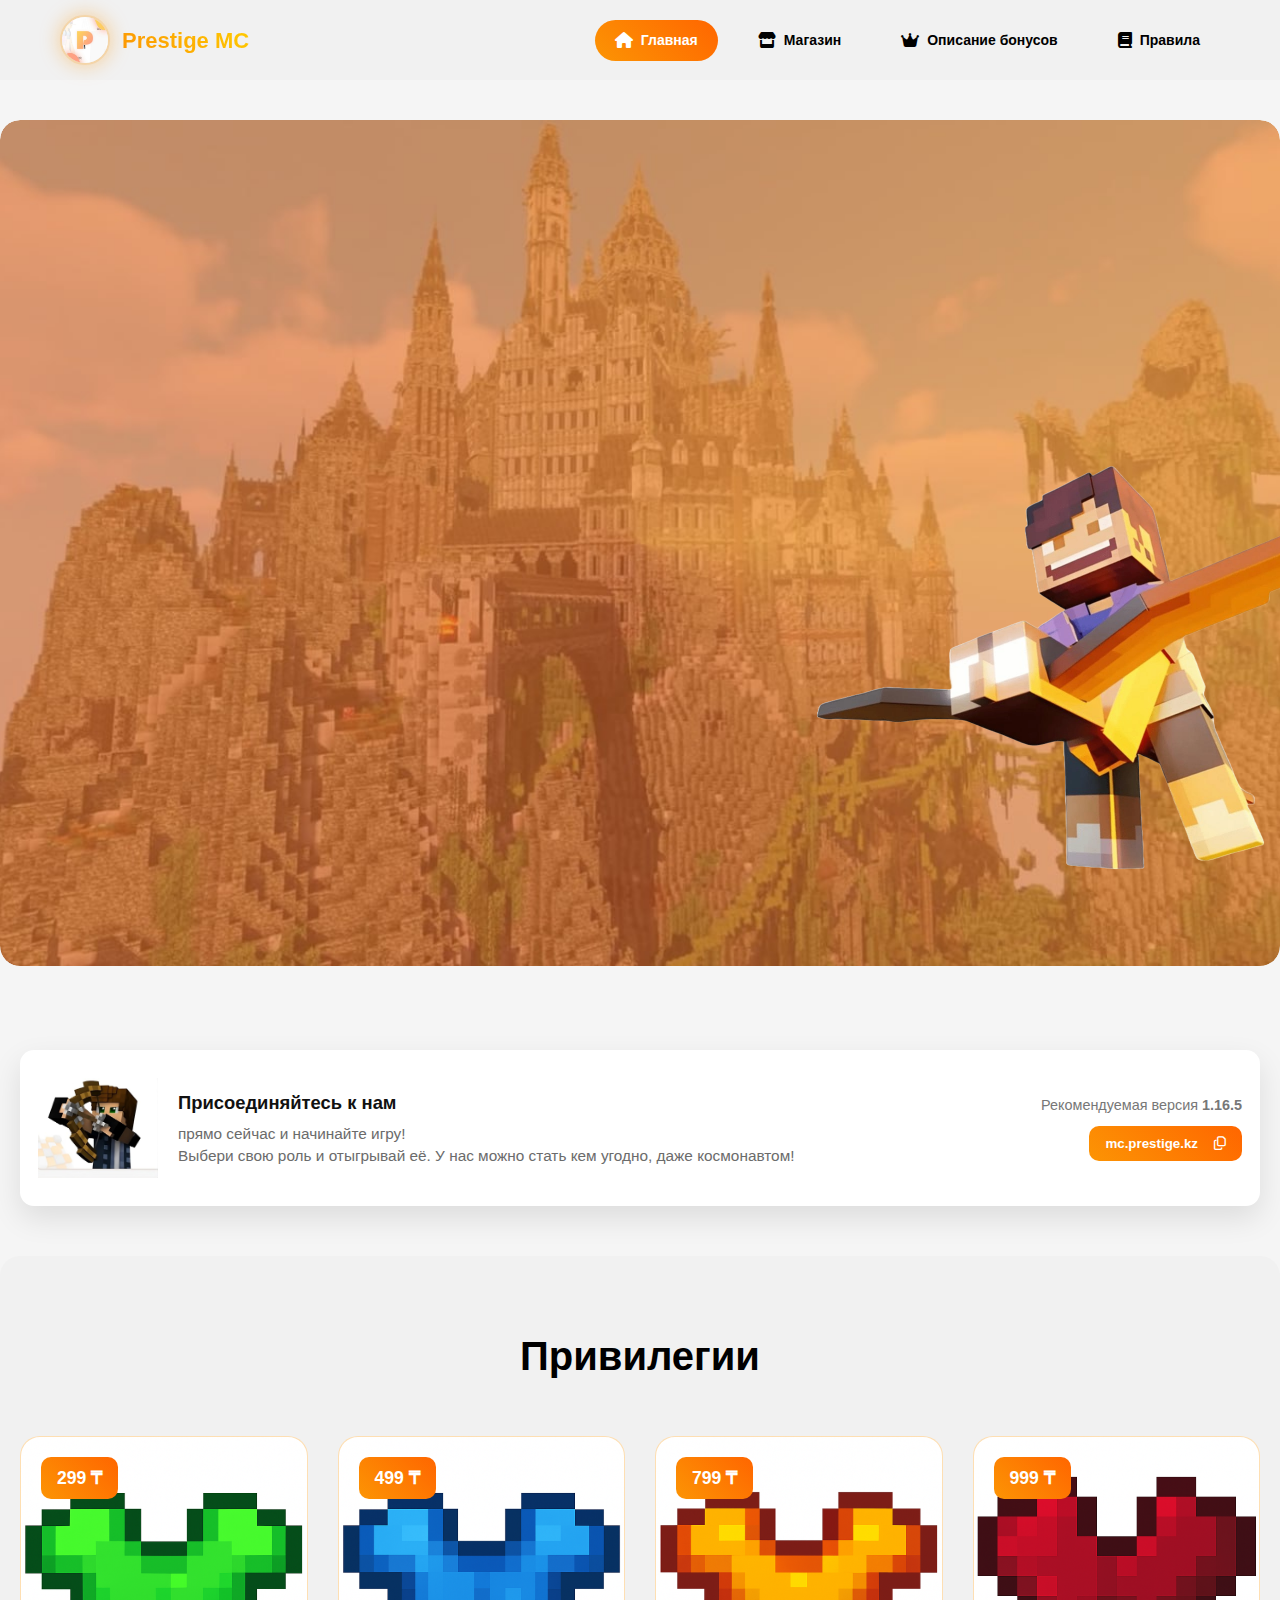
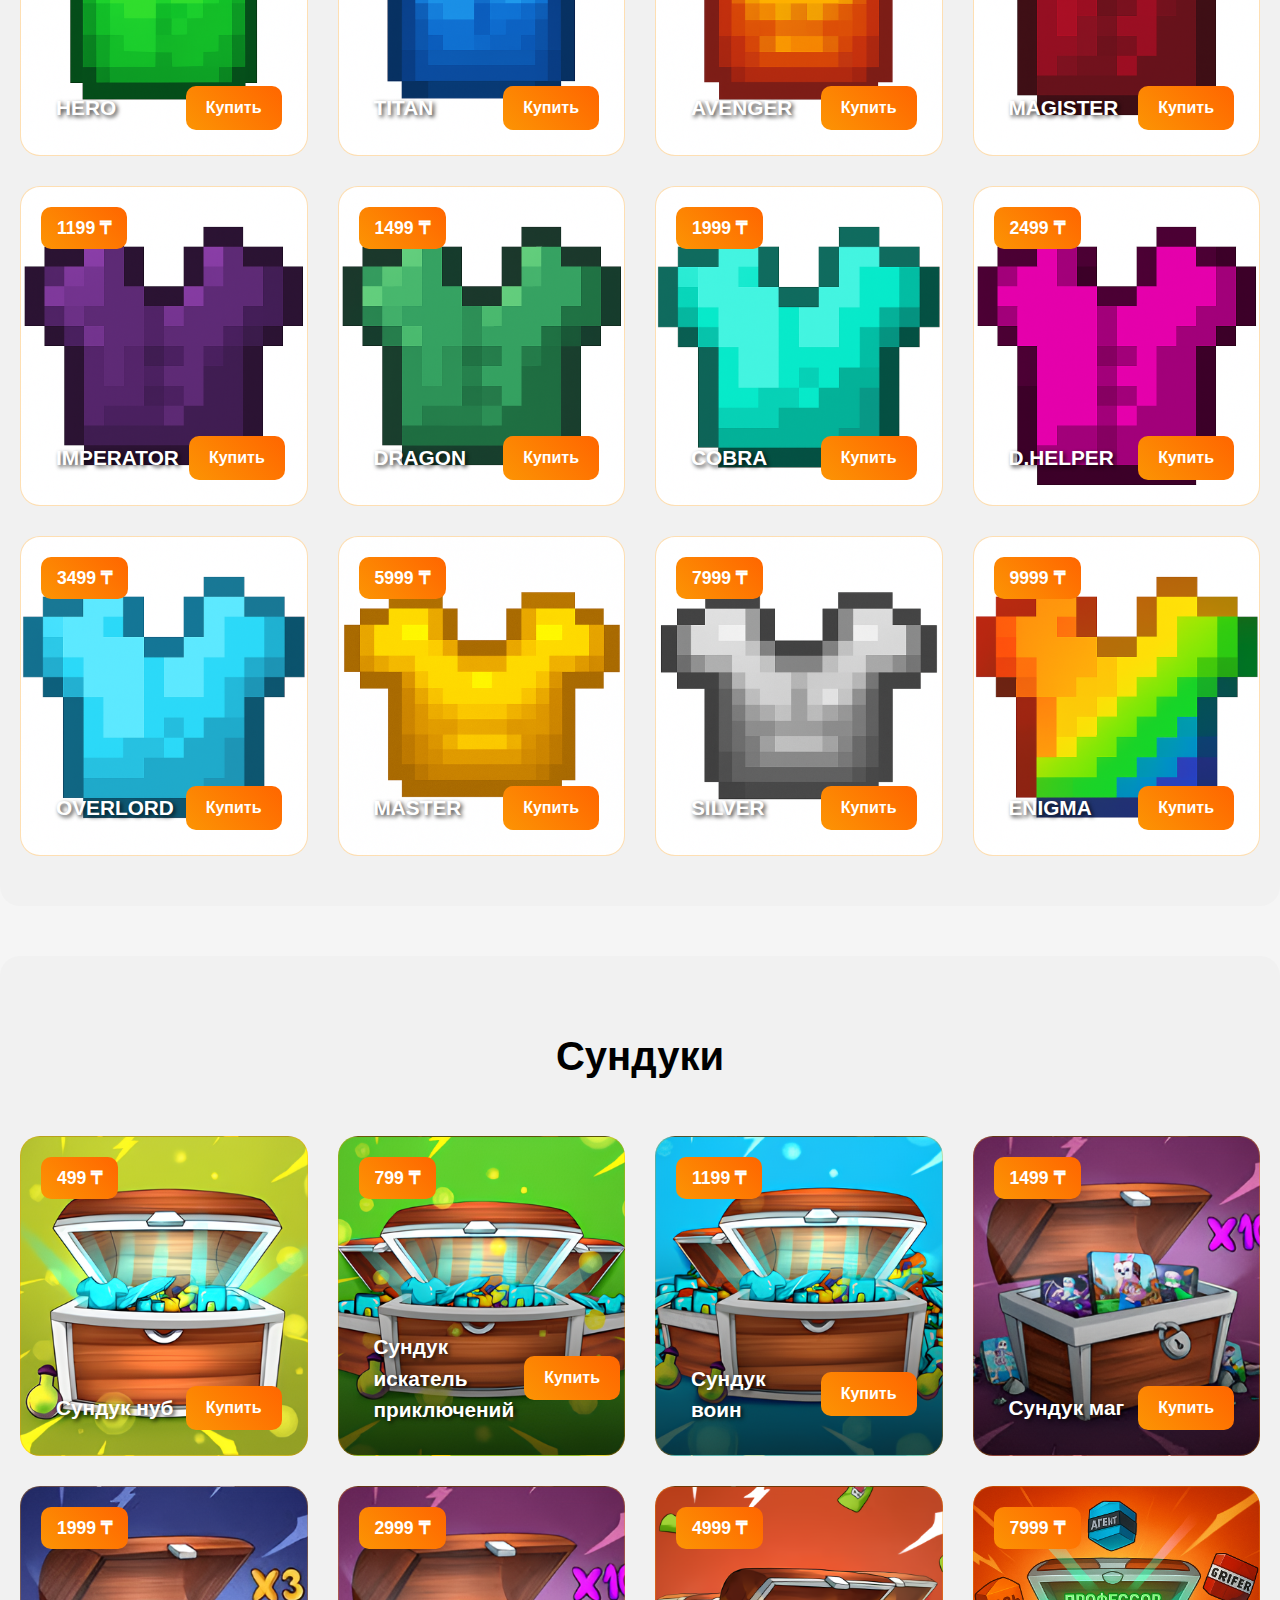
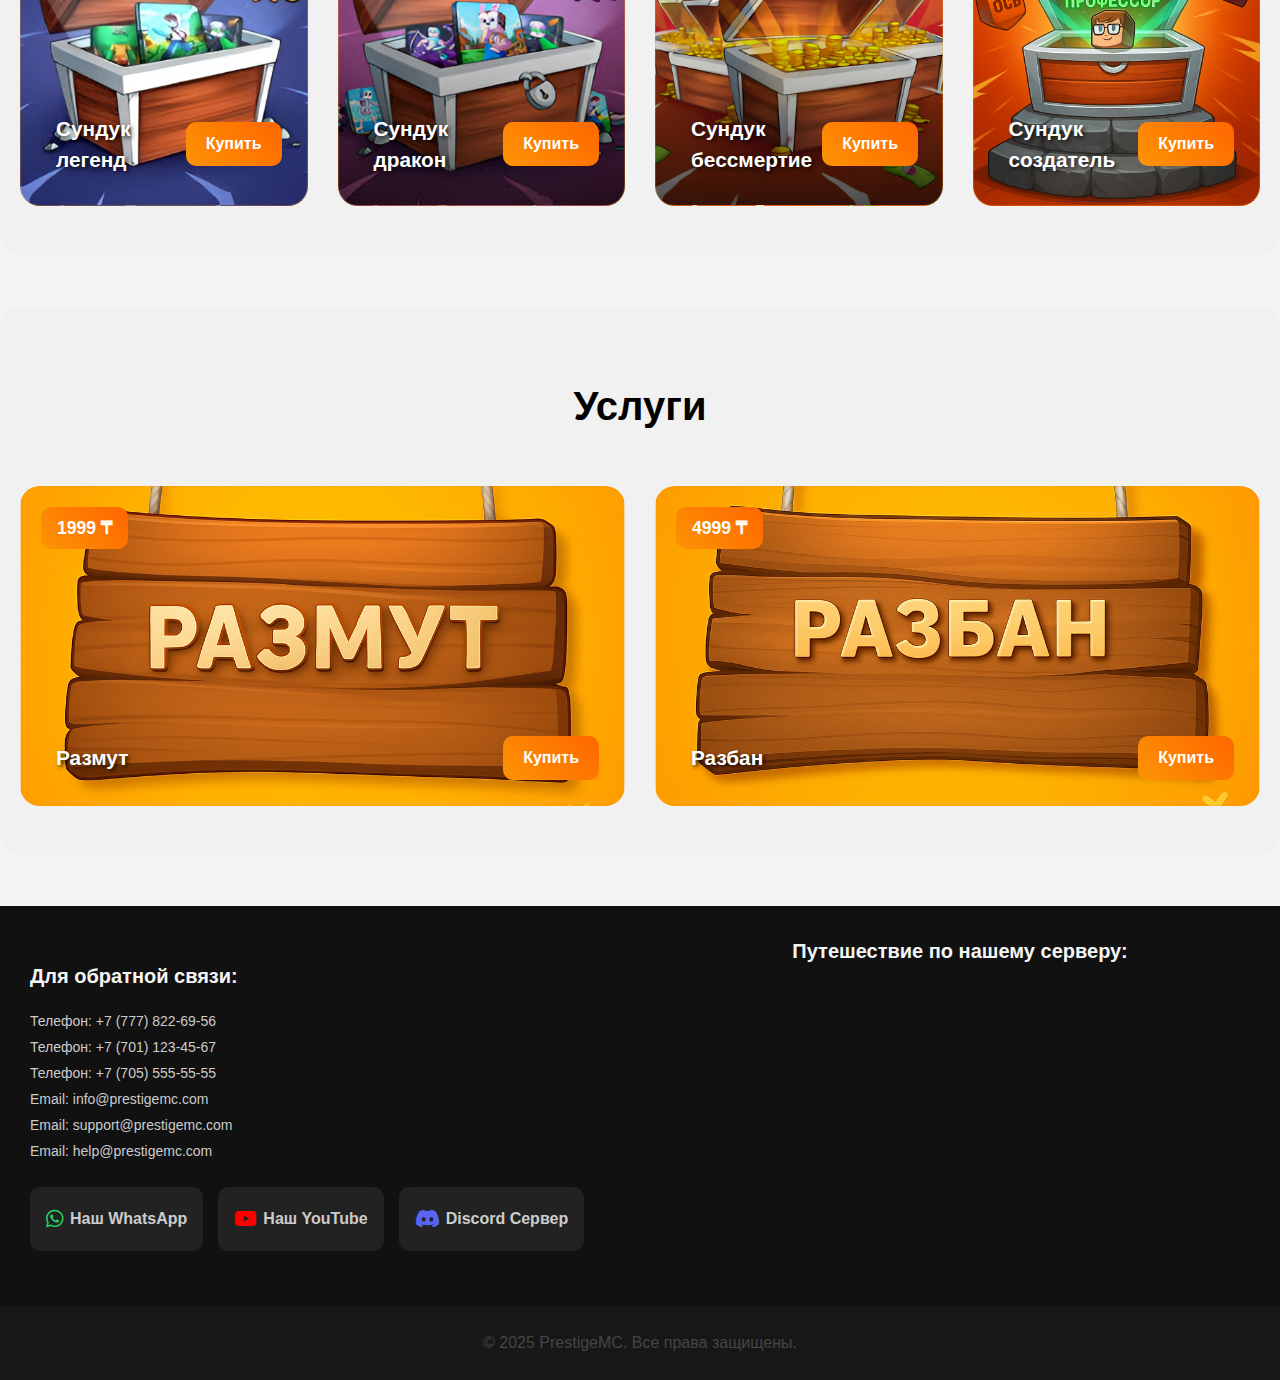
<file: index.html>
<!DOCTYPE html>
<html lang="ru">
<head>
  <meta charset="UTF-8">
  <meta name="viewport" content="width=device-width, initial-scale=1.0">
  <meta name="description" content="Сайт о Minecraft сервере PrestigeMC">
  <title>Prestige MC - Эпоха великих приключений</title>
  <link rel="icon" href="/image's/logotype-round.jpg" type="image/png">
  <link rel="stylesheet" href="style.css">
  <link rel="stylesheet" href="https://cdnjs.cloudflare.com/ajax/libs/font-awesome/6.5.1/css/all.min.css">
  <link href="https://fonts.googleapis.com/css2?family=Montserrat:wght@400;600;700;800&display=swap" rel="stylesheet">
</head>
<body>
  <header>
    <div class="header-wrapper">
      <a href="index.html" class="logotype">
        <img src="logotype.jpg" class="logo-img" alt="Prestige MC">
        <span class="logo-text">Prestige MC</span>
      </a>
      
      <button class="menu-toggle" id="menuToggle">
        <span></span>
        <span></span>
        <span></span>
      </button>
      
      <nav>
        <ul class="nav-list" id="navList">
          <li>  
            <a href="index.html" class="nav-link privileges">
              <i class="fa-solid fa-house nav-icon"></i>
              Главная
            </a>
          </li>
          <li>
            <a href="index.html#store" class="nav-link">
              <i class="fa-solid fa-store nav-icon"></i>
              Магазин
            </a>
          </li>
          <li>
            <a href="description.html" class="nav-link">
              <i class="fa-solid fa-crown nav-icon"></i>
              Описание бонусов
            </a>
          </li>
          <li>
            <a href="rules.html" class="nav-link">
              <i class="fa-solid fa-book nav-icon"></i>
              Правила
            </a>
          </li>
        </ul>
      </nav>
    </div>
  </header>

  <main>
<section class="hero">
  <div class="hero-bg">
    <img src="headphoto.png" alt="Фон Prestige MC">
    <img src="flying.png" alt="Доп. изображение" class="hero-inner">
  </div>
  <div class="hero-content">
    <h1 class="hero-1">PRESTIGE MC</h1>
    <h1 class="hero-2">ЭПОХА ВЕЛИКИХ ПРИКЛЮЧЕНИЙ</h1>
    <h2 class="hero-3">Путешествуй по мирам без границ</h2>
    <h2 class="hero-4">Найди друзей. Построй империю.</h2>
    <a href="https://youtube.com/shorts/3k-AuWHfguQ?si=IlRY_XrUS8KlItbW" class="cta-button">
      Начать приключение <i class="fa-solid fa-arrow-right"></i>
    </a>
  </div>
  
</section>


<section class="join-cta container" aria-label="Присоединяйтесь">
  <div class="join-card">
    <div class="join-media">
      <img src="archer.jpg" alt="Арчер" class="join-img">
    </div>

    <div class="join-body">
      <h3 class="join-title">Присоединяйтесь к нам</h3>
      <p class="join-sub">
        прямо сейчас и начинайте игру!<br>
        Выбери свою роль и отыгрывай её. У нас можно стать кем угодно, даже космонавтом!
      </p>
    </div>

    <div class="join-side">
      <div class="join-meta">Рекомендуемая версия <strong>1.16.5</strong></div>
      <button class="server-ip-btn primary"
              data-ip="mc.prestige.kz"
              aria-label="Копировать IP">
        mc.prestige.kz
        <i class="fa-regular fa-copy" aria-hidden="true" style="margin-left:8px"></i>
      </button>

      <span id="copy-msg" style="display:none; margin-left:10px; color:green;">Скопировано!</span>
    </div>
  </div>
</section>

<section id="store" class="store">
  <h2 class="store-title">Привилегии</h2>

  <div class="store-items">
    <div class="card" style="background:url('11.png') center/cover">
      <div class="card-price">299</div>
      <div class="card-bottom">
        <div class="card-name">HERO</div>
        <a href="#" class="buy-btn" data-item="HERO" data-price="299">Купить</a>
      </div>
    </div>

    <div class="card" style="background:url('12.png') center/cover">
      <div class="card-price">499</div>
      <div class="card-bottom">
        <div class="card-name">TITAN</div>
        <a href="#" class="buy-btn" data-item="TITAN" data-price="499">Купить</a>
      </div>
    </div>

    <div class="card" style="background:url('13.png') center/cover">
      <div class="card-price">799</div>
      <div class="card-bottom">
        <div class="card-name">AVENGER</div>
        <a href="#" class="buy-btn" data-item="AVENGER" data-price="799">Купить</a>
      </div>
    </div>

    <div class="card" style="background:url('14.png') center/cover">
      <div class="card-price">999</div>
      <div class="card-bottom">
        <div class="card-name">MAGISTER</div>
        <a href="#" class="buy-btn" data-item="MAGISTER" data-price="999">Купить</a>
      </div>
    </div>

    <div class="card" style="background:url('15.png') center/cover">
      <div class="card-price">1199</div>
      <div class="card-bottom">
        <div class="card-name">IMPERATOR</div>
        <a href="#" class="buy-btn" data-item="IMPERATOR" data-price="1199">Купить</a>
      </div>
    </div>

    <div class="card" style="background:url('16.png') center/cover">
      <div class="card-price">1499</div>
      <div class="card-bottom">
        <div class="card-name">DRAGON</div>
        <a href="#" class="buy-btn" data-item="DRAGON" data-price="1499">Купить</a>
      </div>
    </div>

    <div class="card" style="background:url('17.png') center/cover">
      <div class="card-price">1999</div>
      <div class="card-bottom">
        <div class="card-name">COBRA</div>
        <a href="#" class="buy-btn" data-item="COBRA" data-price="1999">Купить</a>
      </div>
    </div>

    <div class="card" style="background:url('18.png') center/cover">
      <div class="card-price">2499</div>
      <div class="card-bottom">
        <div class="card-name">D.HELPER</div>
        <a href="#" class="buy-btn" data-item="D.HELPER" data-price="2499">Купить</a>
      </div>
    </div>

    <div class="card" style="background:url('19.png') center/cover">
      <div class="card-price">3499</div>
      <div class="card-bottom">
        <div class="card-name">OVERLORD</div>
        <a href="#" class="buy-btn" data-item="OVERLORD" data-price="3499">Купить</a>
      </div>
    </div>

    <div class="card" style="background:url('20.png') center/cover">
      <div class="card-price">5999</div>
      <div class="card-bottom">
        <div class="card-name">MASTER</div>
        <a href="#" class="buy-btn" data-item="MASTER" data-price="5999">Купить</a>
      </div>
    </div>

    <div class="card" style="background:url('21.png') center/cover">
      <div class="card-price">7999</div>
      <div class="card-bottom">
        <div class="card-name">SILVER</div>
        <a href="#" class="buy-btn" data-item="SILVER" data-price="7999">Купить</a>
      </div>
    </div>

    <div class="card" style="background:url('22.png') center/cover">
      <div class="card-price">9999</div>
      <div class="card-bottom">
        <div class="card-name">ENIGMA</div>
        <a href="#" class="buy-btn" data-item="ENIGMA" data-price="9999">Купить</a>
      </div>
    </div>
  </div>
</section>

<section id="store" class="store">
  <h2 class="store-title">Сундуки</h2>

  <div class="store-items">
    <div class="card" style="background:url('1.png') center/cover">
      <div class="card-price">499</div>
      <div class="card-bottom">
        <div class="card-name">Сундук нуб</div>
        <a href="#" class="buy-btn" data-item="Сундук нуб" data-price="499">Купить</a>
      </div>
    </div>

    <div class="card" style="background:url('100.png') center/cover">
      <div class="card-price">799</div>
      <div class="card-bottom">
        <div class="card-name">Сундук искатель приключений</div>
        <a href="#" class="buy-btn" data-item="Сундук искатель приключений" data-price="799">Купить</a>
      </div>
    </div>

    <div class="card" style="background:url('3.png') center/cover">
      <div class="card-price">1199</div>
      <div class="card-bottom">
        <div class="card-name">Сундук воин</div>
        <a href="#" class="buy-btn" data-item="Сундук воин" data-price="1199">Купить</a>
      </div>
    </div>

    <div class="card" style="background:url('4.png') center/cover">
      <div class="card-price">1499</div>
      <div class="card-bottom">
        <div class="card-name">Сундук маг</div>
        <a href="#" class="buy-btn" data-item="Сундук маг" data-price="1499">Купить</a>
      </div>
    </div>

    <div class="card" style="background:url('5.png') center/cover">
      <div class="card-price">1999</div>
      <div class="card-bottom">
        <div class="card-name">Сундук легенд</div>
        <a href="#" class="buy-btn" data-item="Сундук легенд" data-price="1999">Купить</a>
      </div>
    </div>

    <div class="card" style="background:url('6.png') center/cover">
      <div class="card-price">2999</div>
      <div class="card-bottom">
        <div class="card-name">Сундук дракон</div>
        <a href="#" class="buy-btn" data-item="Сундук дракон" data-price="2999">Купить</a>
      </div>
    </div>

    <div class="card" style="background:url('7.png') center/cover">
      <div class="card-price">4999</div>
      <div class="card-bottom">
        <div class="card-name">Сундук бессмертие</div>
        <a href="#" class="buy-btn" data-item="Сундук бессмертие" data-price="4999">Купить</a>
      </div>
    </div>

    <div class="card" style="background:url('8.png') center/cover">
      <div class="card-price">7999</div>
      <div class="card-bottom">
        <div class="card-name">Сундук создатель</div>
        <a href="#" class="buy-btn" data-item="Сундук создатель" data-price="7999">Купить</a>
      </div>
    </div>
  </div>
</section>

<section id="store" class="store">
      <h2 class="store-title">Услуги</h2>
      <div class="store-items">
        <div class="card"
     style="
       background-image: url('razmute.png');
       background-position: center;
       background-size: cover;
       background-repeat: no-repeat;">
  <div class="card-price">1999</div>
  <div class="card-bottom">
    <div class="card-name">Размут</div>
    <a href="#" class="buy-btn" data-item="Размут" data-price="1999">Купить</a>
  </div>
</div>

       <div class="card"
     style="
       background-image: url('razban.png');
       background-position: center;
       background-size: cover;
       background-repeat: no-repeat;">
  <div class="card-price">4999</div>
  <div class="card-bottom">
    <div class="card-name">Разбан</div>
    <a href="#" class="buy-btn" data-item="Разбан" data-price="4999">Купить</a>
  </div>
</div>
        </div>
     </section>
  </main>

  <div id="buyModal" class="modal">
    <div class="modal-content">
      <span class="close">&times;</span>
      <h2 id="modalItemName">Название</h2>
      <p>Цена: <span id="modalItemPrice">0</span> ₸</p>

      <form id="paymentForm">
        <input type="text" placeholder="Номер карты" required>
        <input type="text" placeholder="CVC" required>
        <input type="text" placeholder="Срок действия (MM/YY)" required>
        <input type="text" placeholder="Имя владельца карты" required>
        <input type="text" placeholder="Ник для оплаты" required>
        <button type="submit" class="pay-btn">Оплатить</button>
      </form>
    </div>
  </div>

  <div id="successModal" class="modal success-modal">
    <div class="modal-content">
      <div class="success-icon">
        <i class="fa-solid fa-check"></i>
      </div>
      <h2>Покупка успешна!</h2>
      <div class="success-details">
        <p class="success-item">Привилегия: <span id="successItemName">HERO</span></p>
        <p class="success-price">Цена: <span id="successItemPrice">299</span> ₸</p>
      </div>
      <p class="success-message">🎯 Миссия выполнена!
Заказ успешно обработан. Все бонусы будут отправлены на ваш аккаунт.</p>
      <button class="success-close-btn">Отлично!</button>
    </div>
  </div>

<footer>
  <div class="site-footer">
    <div class="footer-left">
      <h3>Для обратной связи:</h3>
      <div class="contacts">
        <p>Телефон: +7 (777) 822-69-56</p>
        <p>Телефон: +7 (701) 123-45-67</p>
        <p>Телефон: +7 (705) 555-55-55</p>
        <p>Email: info@prestigemc.com</p>
        <p>Email: support@prestigemc.com</p>
        <p>Email: help@prestigemc.com</p>
      </div>

      <div class="footer-social">
        <a href="https://wa.me/+77778226956" class="social-card whatsapp">
          <i class="fa-brands fa-whatsapp"></i>
          <span>Наш WhatsApp</span>
        </a>
        <a href="https://youtube.com" class="social-card youtube">
          <i class="fa-brands fa-youtube"></i>
          <span>Наш YouTube</span>
        </a>
        <a href="https://discord.com" class="social-card discord">
          <i class="fa-brands fa-discord"></i>
          <span>Discord Сервер</span>
        </a>
      </div>
    </div>

    <div class="footer-right">
      <h3>Путешествие по нашему серверу:</h3>
      <div class="video-wrapper">
        <iframe 
          src="https://www.youtube.com/embed/u7kdVe8q5zs?autoplay=1&mute=1&loop=1&playlist=u7kdVe8q5zs&controls=0&showinfo=0&modestbranding=1&rel=0" 
          title="YouTube video" 
          frameborder="0" 
          allow="autoplay; encrypted-media" 
          allowfullscreen>
        </iframe>
      </div>
    </div>
  </div>

  <div class="footer-copy">
    © 2025 PrestigeMC. Все права защищены.
  </div>
</footer>


  <script src="script.js"></script>
</body>
</html>
</file>
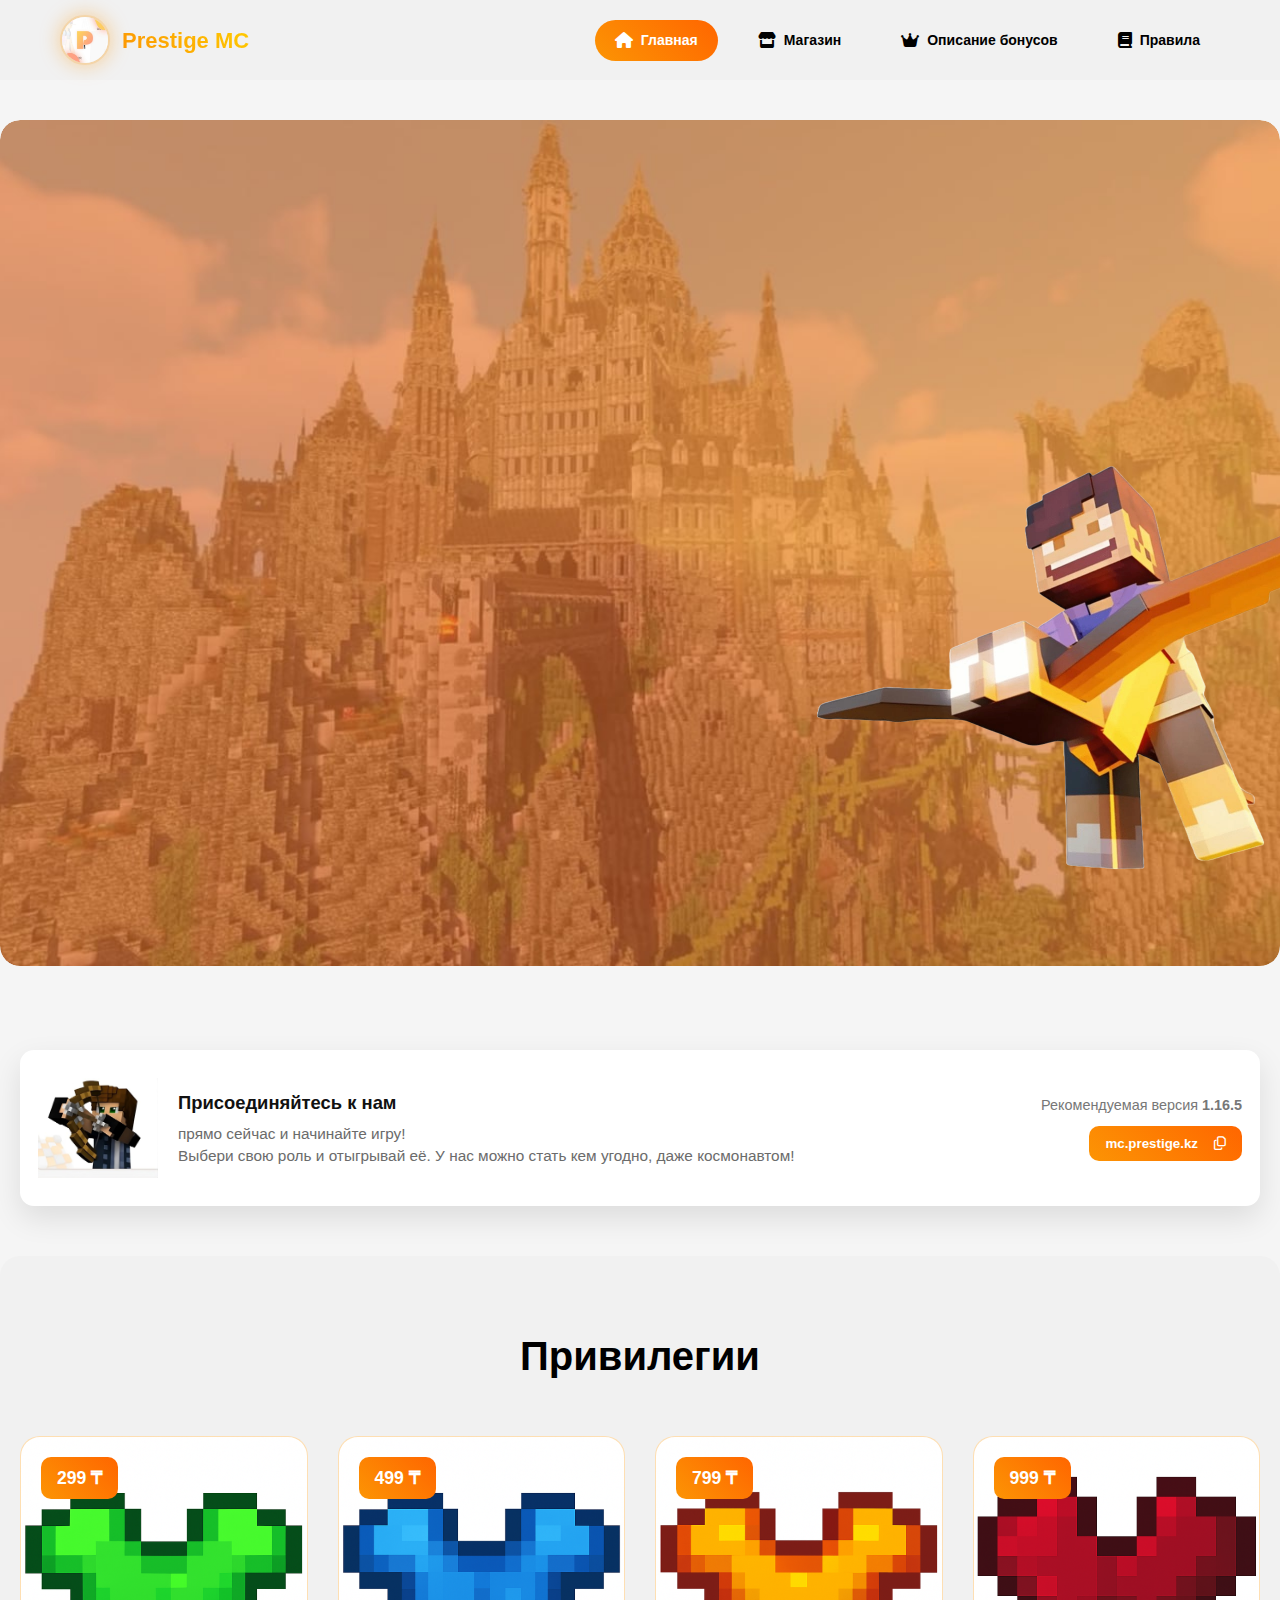
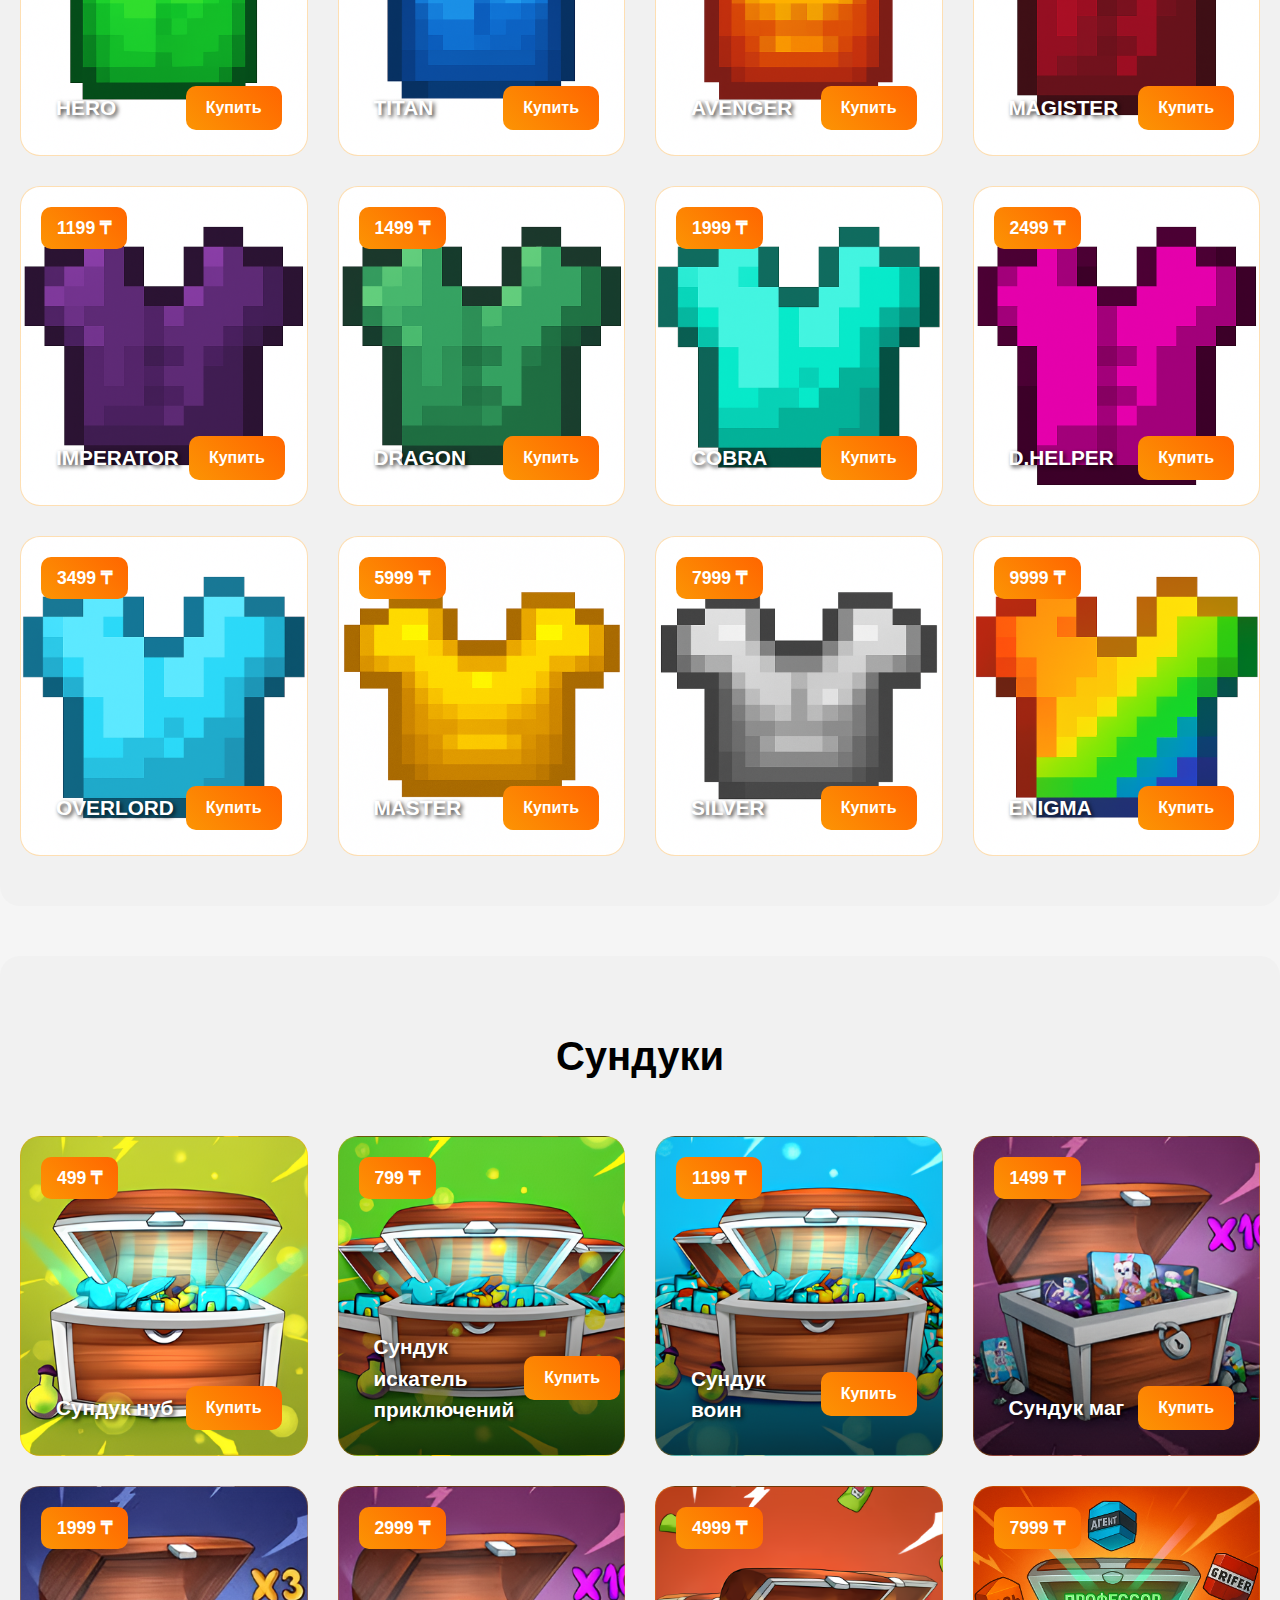
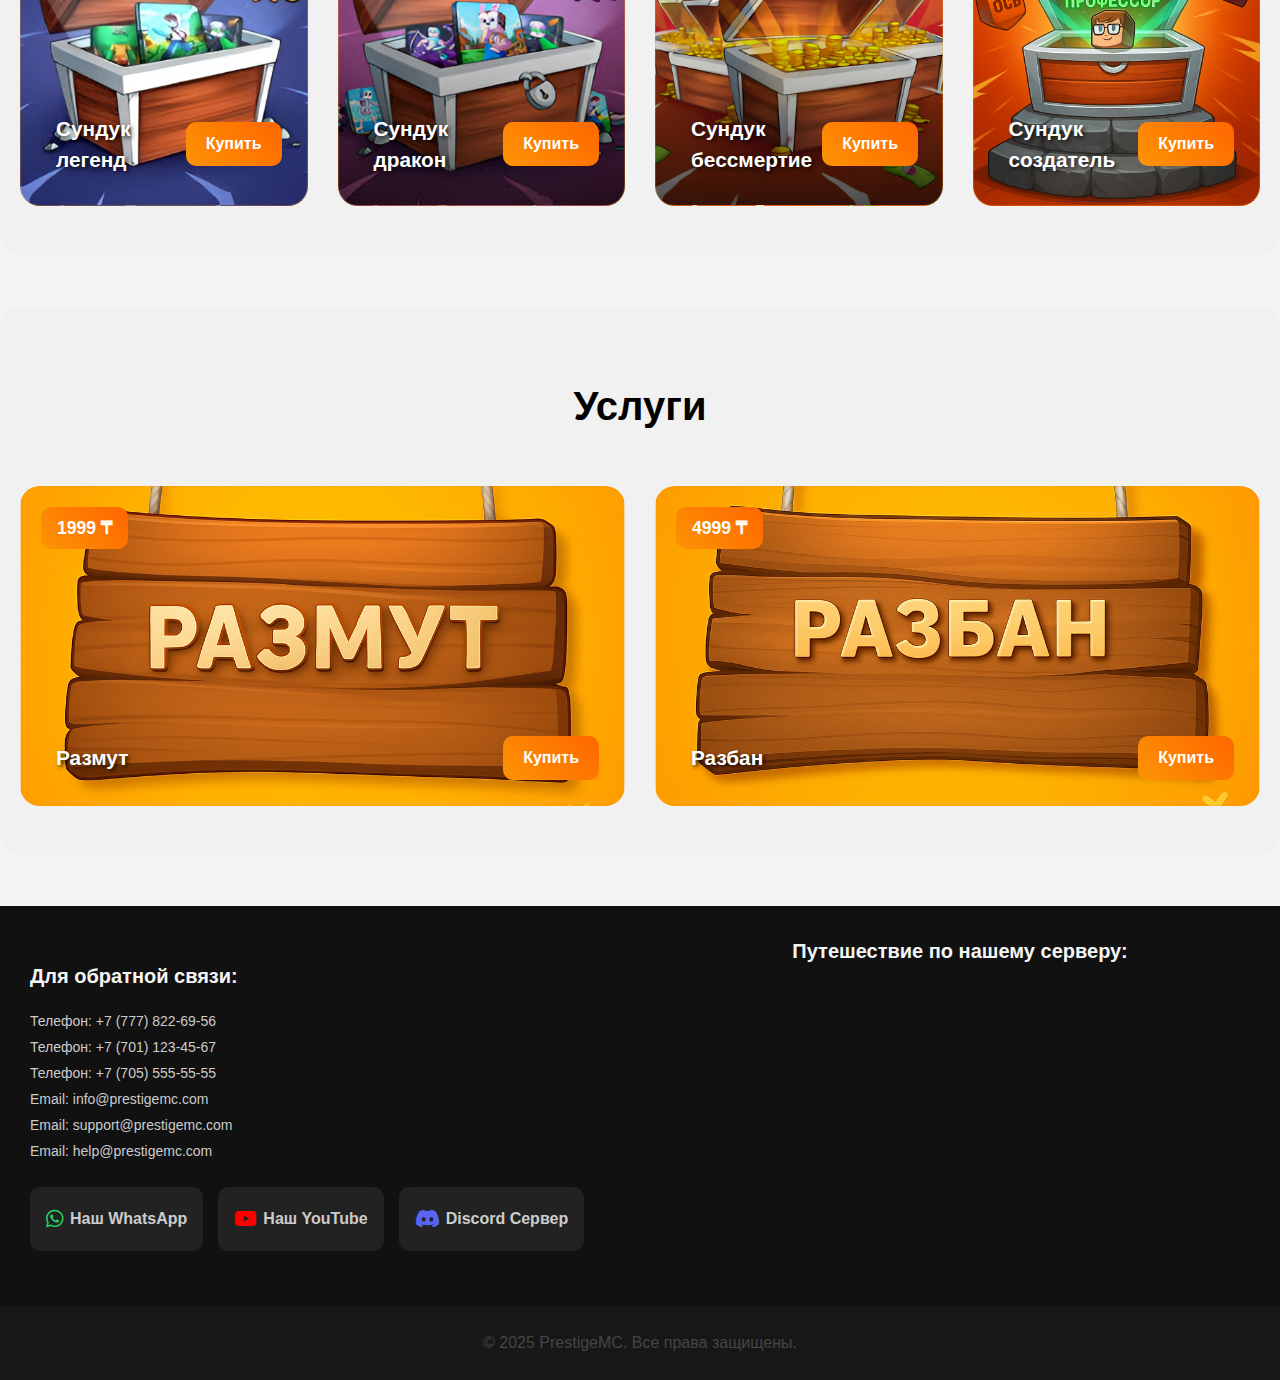
<file: html's/index.html>
<!DOCTYPE html>
<html lang="ru">
<head>
  <meta charset="UTF-8">
  <meta name="viewport" content="width=device-width, initial-scale=1.0">
  <meta name="description" content="Сайт о Minecraft сервере PrestigeMC">
  <title>Prestige MC - Эпоха великих приключений</title>
  <link rel="icon" href="/image's/logotype-round.jpg" type="image/png">
  <link rel="stylesheet" href="/css's/style.css">
  <link rel="stylesheet" href="https://cdnjs.cloudflare.com/ajax/libs/font-awesome/6.5.1/css/all.min.css">
  <link href="https://fonts.googleapis.com/css2?family=Montserrat:wght@400;600;700;800&display=swap" rel="stylesheet">
</head>
<body>
  <header>
    <div class="header-wrapper">
      <a href="/html's/index.html" class="logotype">
        <img src="/image's/logotype.jpg" class="logo-img" alt="Prestige MC">
        <span class="logo-text">Prestige MC</span>
      </a>
      
      <button class="menu-toggle" id="menuToggle">
        <span></span>
        <span></span>
        <span></span>
      </button>
      
      <nav>
        <ul class="nav-list" id="navList">
          <li>  
            <a href="/html's/index.html" class="nav-link privileges">
              <i class="fa-solid fa-house nav-icon"></i>
              Главная
            </a>
          </li>
          <li>
            <a href="/html's/index.html#store" class="nav-link">
              <i class="fa-solid fa-store nav-icon"></i>
              Магазин
            </a>
          </li>
          <li>
            <a href="/html's/description.html" class="nav-link">
              <i class="fa-solid fa-crown nav-icon"></i>
              Описание бонусов
            </a>
          </li>
          <li>
            <a href="/html's/rules.html" class="nav-link">
              <i class="fa-solid fa-book nav-icon"></i>
              Правила
            </a>
          </li>
        </ul>
      </nav>
    </div>
  </header>

  <main>
<section class="hero">
  <div class="hero-bg">
    <img src="/image's/headphoto.png" alt="Фон Prestige MC">
    <img src="/image's/flying.png" alt="Доп. изображение" class="hero-inner">
  </div>
  <div class="hero-content">
    <h1 class="hero-1">PRESTIGE MC</h1>
    <h1 class="hero-2">ЭПОХА ВЕЛИКИХ ПРИКЛЮЧЕНИЙ</h1>
    <h2 class="hero-3">Путешествуй по мирам без границ</h2>
    <h2 class="hero-4">Найди друзей. Построй империю.</h2>
    <a href="https://youtube.com/shorts/3k-AuWHfguQ?si=IlRY_XrUS8KlItbW" class="cta-button">
      Начать приключение <i class="fa-solid fa-arrow-right"></i>
    </a>
  </div>
  
</section>


<section class="join-cta container" aria-label="Присоединяйтесь">
  <div class="join-card">
    <div class="join-media">
      <img src="/image's/archer.jpg" alt="Арчер" class="join-img">
    </div>

    <div class="join-body">
      <h3 class="join-title">Присоединяйтесь к нам</h3>
      <p class="join-sub">
        прямо сейчас и начинайте игру!<br>
        Выбери свою роль и отыгрывай её. У нас можно стать кем угодно, даже космонавтом!
      </p>
    </div>

    <div class="join-side">
      <div class="join-meta">Рекомендуемая версия <strong>1.16.5</strong></div>
      <button class="server-ip-btn primary"
              data-ip="mc.prestige.kz"
              aria-label="Копировать IP">
        mc.prestige.kz
        <i class="fa-regular fa-copy" aria-hidden="true" style="margin-left:8px"></i>
      </button>

      <span id="copy-msg" style="display:none; margin-left:10px; color:green;">Скопировано!</span>
    </div>
  </div>
</section>

<section id="store" class="store">
  <h2 class="store-title">Привилегии</h2>

  <div class="store-items">
    <div class="card" style="background:url('/store_photo/11.png') center/cover">
      <div class="card-price">299</div>
      <div class="card-bottom">
        <div class="card-name">HERO</div>
        <a href="#" class="buy-btn" data-item="HERO" data-price="299">Купить</a>
      </div>
    </div>

    <div class="card" style="background:url('/store_photo/12.png') center/cover">
      <div class="card-price">499</div>
      <div class="card-bottom">
        <div class="card-name">TITAN</div>
        <a href="#" class="buy-btn" data-item="TITAN" data-price="499">Купить</a>
      </div>
    </div>

    <div class="card" style="background:url('/store_photo/13.png') center/cover">
      <div class="card-price">799</div>
      <div class="card-bottom">
        <div class="card-name">AVENGER</div>
        <a href="#" class="buy-btn" data-item="AVENGER" data-price="799">Купить</a>
      </div>
    </div>

    <div class="card" style="background:url('/store_photo/14.png') center/cover">
      <div class="card-price">999</div>
      <div class="card-bottom">
        <div class="card-name">MAGISTER</div>
        <a href="#" class="buy-btn" data-item="MAGISTER" data-price="999">Купить</a>
      </div>
    </div>

    <div class="card" style="background:url('/store_photo/15.png') center/cover">
      <div class="card-price">1199</div>
      <div class="card-bottom">
        <div class="card-name">IMPERATOR</div>
        <a href="#" class="buy-btn" data-item="IMPERATOR" data-price="1199">Купить</a>
      </div>
    </div>

    <div class="card" style="background:url('/store_photo/16.png') center/cover">
      <div class="card-price">1499</div>
      <div class="card-bottom">
        <div class="card-name">DRAGON</div>
        <a href="#" class="buy-btn" data-item="DRAGON" data-price="1499">Купить</a>
      </div>
    </div>

    <div class="card" style="background:url('/store_photo/17.png') center/cover">
      <div class="card-price">1999</div>
      <div class="card-bottom">
        <div class="card-name">COBRA</div>
        <a href="#" class="buy-btn" data-item="COBRA" data-price="1999">Купить</a>
      </div>
    </div>

    <div class="card" style="background:url('/store_photo/18.png') center/cover">
      <div class="card-price">2499</div>
      <div class="card-bottom">
        <div class="card-name">D.HELPER</div>
        <a href="#" class="buy-btn" data-item="D.HELPER" data-price="2499">Купить</a>
      </div>
    </div>

    <div class="card" style="background:url('/store_photo/19.png') center/cover">
      <div class="card-price">3499</div>
      <div class="card-bottom">
        <div class="card-name">OVERLORD</div>
        <a href="#" class="buy-btn" data-item="OVERLORD" data-price="3499">Купить</a>
      </div>
    </div>

    <div class="card" style="background:url('/store_photo/20.png') center/cover">
      <div class="card-price">5999</div>
      <div class="card-bottom">
        <div class="card-name">MASTER</div>
        <a href="#" class="buy-btn" data-item="MASTER" data-price="5999">Купить</a>
      </div>
    </div>

    <div class="card" style="background:url('/store_photo/21.png') center/cover">
      <div class="card-price">7999</div>
      <div class="card-bottom">
        <div class="card-name">SILVER</div>
        <a href="#" class="buy-btn" data-item="SILVER" data-price="7999">Купить</a>
      </div>
    </div>

    <div class="card" style="background:url('/store_photo/22.png') center/cover">
      <div class="card-price">9999</div>
      <div class="card-bottom">
        <div class="card-name">ENIGMA</div>
        <a href="#" class="buy-btn" data-item="ENIGMA" data-price="9999">Купить</a>
      </div>
    </div>
  </div>
</section>

<section id="store" class="store">
  <h2 class="store-title">Сундуки</h2>

  <div class="store-items">
    <div class="card" style="background:url('/store_photo/1.png') center/cover">
      <div class="card-price">499</div>
      <div class="card-bottom">
        <div class="card-name">Сундук нуб</div>
        <a href="#" class="buy-btn" data-item="Сундук нуб" data-price="499">Купить</a>
      </div>
    </div>

    <div class="card" style="background:url('/store_photo/2.png') center/cover">
      <div class="card-price">799</div>
      <div class="card-bottom">
        <div class="card-name">Сундук искатель приключений</div>
        <a href="#" class="buy-btn" data-item="Сундук искатель приключений" data-price="799">Купить</a>
      </div>
    </div>

    <div class="card" style="background:url('/store_photo/3.png') center/cover">
      <div class="card-price">1199</div>
      <div class="card-bottom">
        <div class="card-name">Сундук воин</div>
        <a href="#" class="buy-btn" data-item="Сундук воин" data-price="1199">Купить</a>
      </div>
    </div>

    <div class="card" style="background:url('/store_photo/4.png') center/cover">
      <div class="card-price">1499</div>
      <div class="card-bottom">
        <div class="card-name">Сундук маг</div>
        <a href="#" class="buy-btn" data-item="Сундук маг" data-price="1499">Купить</a>
      </div>
    </div>

    <div class="card" style="background:url('/store_photo/5.png') center/cover">
      <div class="card-price">1999</div>
      <div class="card-bottom">
        <div class="card-name">Сундук легенд</div>
        <a href="#" class="buy-btn" data-item="Сундук легенд" data-price="1999">Купить</a>
      </div>
    </div>

    <div class="card" style="background:url('/store_photo/6.png') center/cover">
      <div class="card-price">2999</div>
      <div class="card-bottom">
        <div class="card-name">Сундук дракон</div>
        <a href="#" class="buy-btn" data-item="Сундук дракон" data-price="2999">Купить</a>
      </div>
    </div>

    <div class="card" style="background:url('/store_photo/7.png') center/cover">
      <div class="card-price">4999</div>
      <div class="card-bottom">
        <div class="card-name">Сундук бессмертие</div>
        <a href="#" class="buy-btn" data-item="Сундук бессмертие" data-price="4999">Купить</a>
      </div>
    </div>

    <div class="card" style="background:url('/store_photo/8.png') center/cover">
      <div class="card-price">7999</div>
      <div class="card-bottom">
        <div class="card-name">Сундук создатель</div>
        <a href="#" class="buy-btn" data-item="Сундук создатель" data-price="7999">Купить</a>
      </div>
    </div>
  </div>
</section>

<section id="store" class="store">
      <h2 class="store-title">Услуги</h2>
      <div class="store-items">
        <div class="card"
     style="
       background-image: url('/store_photo/razmute.png');
       background-position: center;
       background-size: cover;
       background-repeat: no-repeat;">
  <div class="card-price">1999</div>
  <div class="card-bottom">
    <div class="card-name">Размут</div>
    <a href="#" class="buy-btn" data-item="Размут" data-price="1999">Купить</a>
  </div>
</div>

       <div class="card"
     style="
       background-image: url('/store_photo/razban.png');
       background-position: center;
       background-size: cover;
       background-repeat: no-repeat;">
  <div class="card-price">4999</div>
  <div class="card-bottom">
    <div class="card-name">Разбан</div>
    <a href="#" class="buy-btn" data-item="Разбан" data-price="4999">Купить</a>
  </div>
</div>
        </div>
     </section>
  </main>

  <div id="buyModal" class="modal">
    <div class="modal-content">
      <span class="close">&times;</span>
      <h2 id="modalItemName">Название</h2>
      <p>Цена: <span id="modalItemPrice">0</span> ₸</p>

      <form id="paymentForm">
        <input type="text" placeholder="Номер карты" required>
        <input type="text" placeholder="CVC" required>
        <input type="text" placeholder="Срок действия (MM/YY)" required>
        <input type="text" placeholder="Имя владельца карты" required>
        <input type="text" placeholder="Ник для оплаты" required>
        <button type="submit" class="pay-btn">Оплатить</button>
      </form>
    </div>
  </div>

  <div id="successModal" class="modal success-modal">
    <div class="modal-content">
      <div class="success-icon">
        <i class="fa-solid fa-check"></i>
      </div>
      <h2>Покупка успешна!</h2>
      <div class="success-details">
        <p class="success-item">Привилегия: <span id="successItemName">HERO</span></p>
        <p class="success-price">Цена: <span id="successItemPrice">299</span> ₸</p>
      </div>
      <p class="success-message">🎯 Миссия выполнена!
Заказ успешно обработан. Все бонусы будут отправлены на ваш аккаунт.</p>
      <button class="success-close-btn">Отлично!</button>
    </div>
  </div>

<footer>
  <div class="site-footer">
    <div class="footer-left">
      <h3>Для обратной связи:</h3>
      <div class="contacts">
        <p>Телефон: +7 (777) 822-69-56</p>
        <p>Телефон: +7 (701) 123-45-67</p>
        <p>Телефон: +7 (705) 555-55-55</p>
        <p>Email: info@prestigemc.com</p>
        <p>Email: support@prestigemc.com</p>
        <p>Email: help@prestigemc.com</p>
      </div>

      <div class="footer-social">
        <a href="https://wa.me/+77778226956" class="social-card whatsapp">
          <i class="fa-brands fa-whatsapp"></i>
          <span>Наш WhatsApp</span>
        </a>
        <a href="https://youtube.com" class="social-card youtube">
          <i class="fa-brands fa-youtube"></i>
          <span>Наш YouTube</span>
        </a>
        <a href="https://discord.com" class="social-card discord">
          <i class="fa-brands fa-discord"></i>
          <span>Discord Сервер</span>
        </a>
      </div>
    </div>

    <div class="footer-right">
      <h3>Путешествие по нашему серверу:</h3>
      <div class="video-wrapper">
        <iframe 
          src="https://www.youtube.com/embed/u7kdVe8q5zs?autoplay=1&mute=1&loop=1&playlist=u7kdVe8q5zs&controls=0&showinfo=0&modestbranding=1&rel=0" 
          title="YouTube video" 
          frameborder="0" 
          allow="autoplay; encrypted-media" 
          allowfullscreen>
        </iframe>
      </div>
    </div>
  </div>

  <div class="footer-copy">
    © 2025 PrestigeMC. Все права защищены.
  </div>
</footer>


  <script src="/script's/script.js"></script>
</body>
</html>
</file>
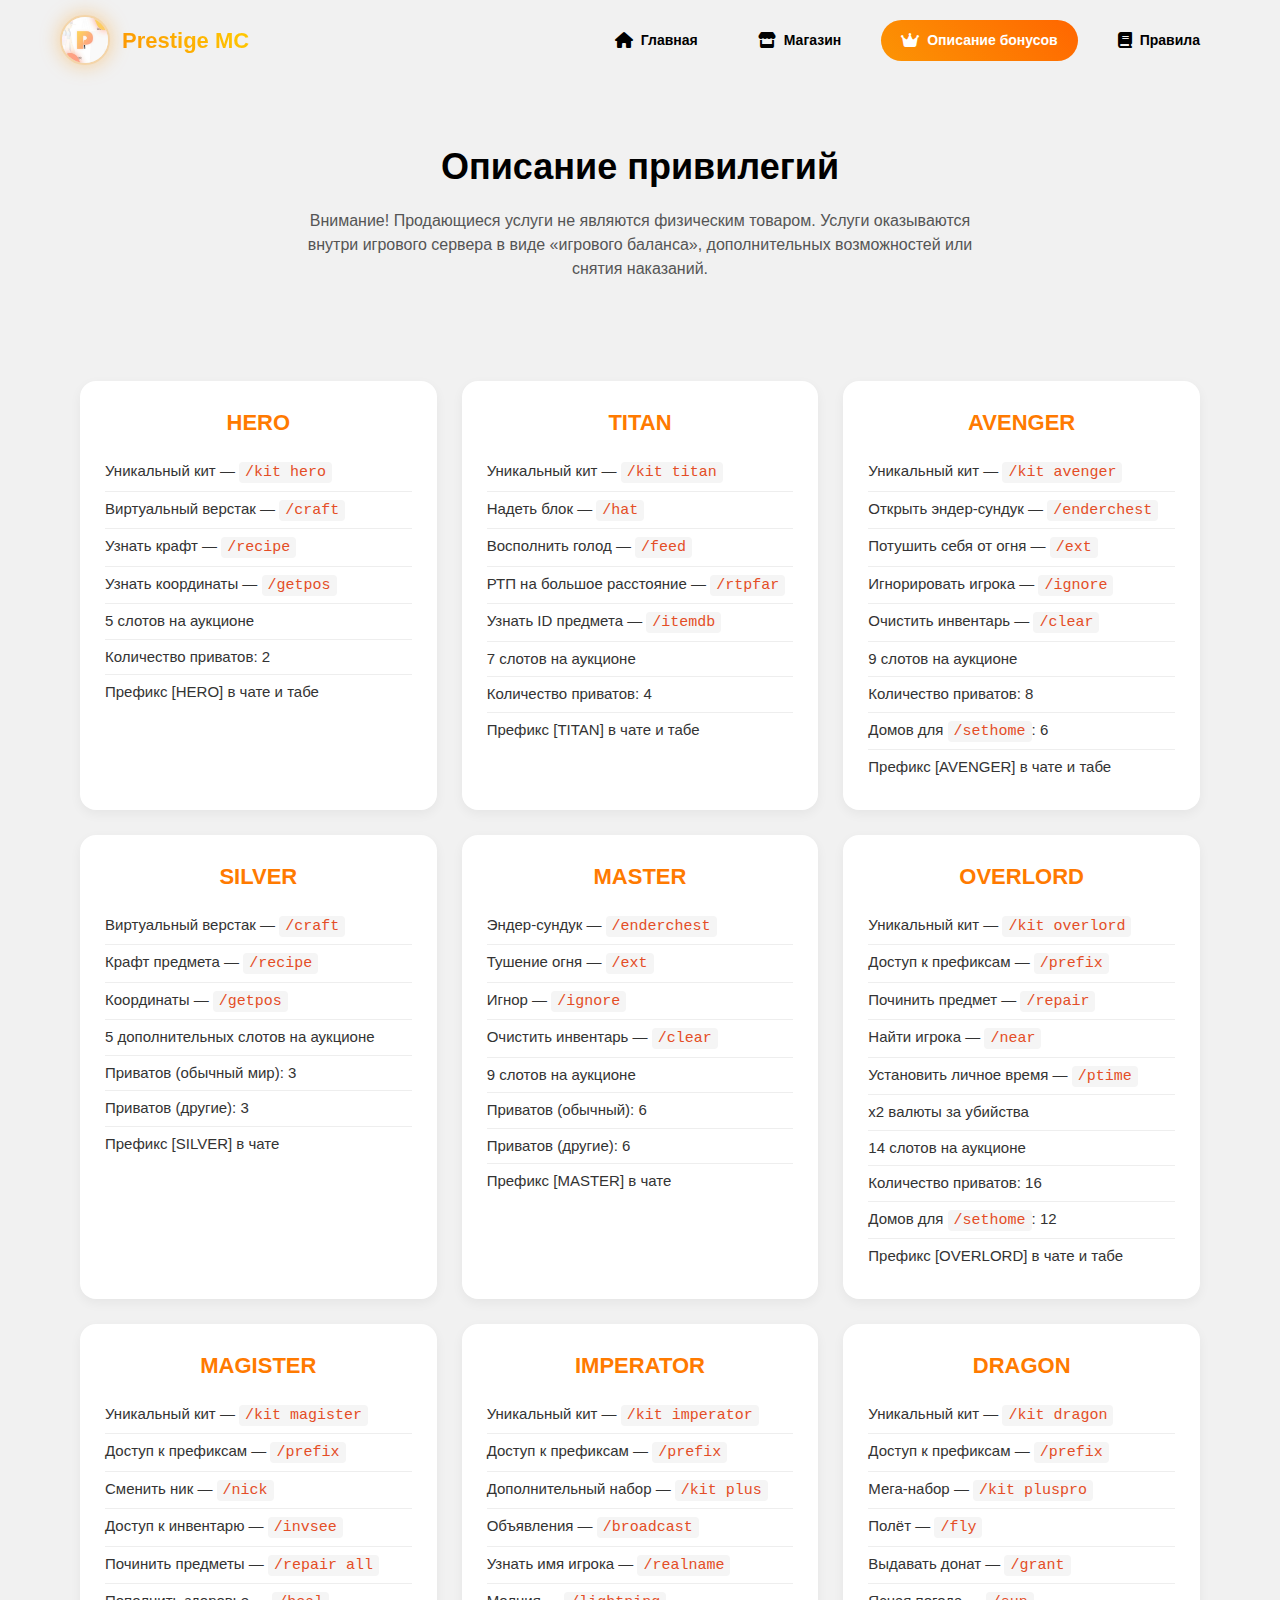
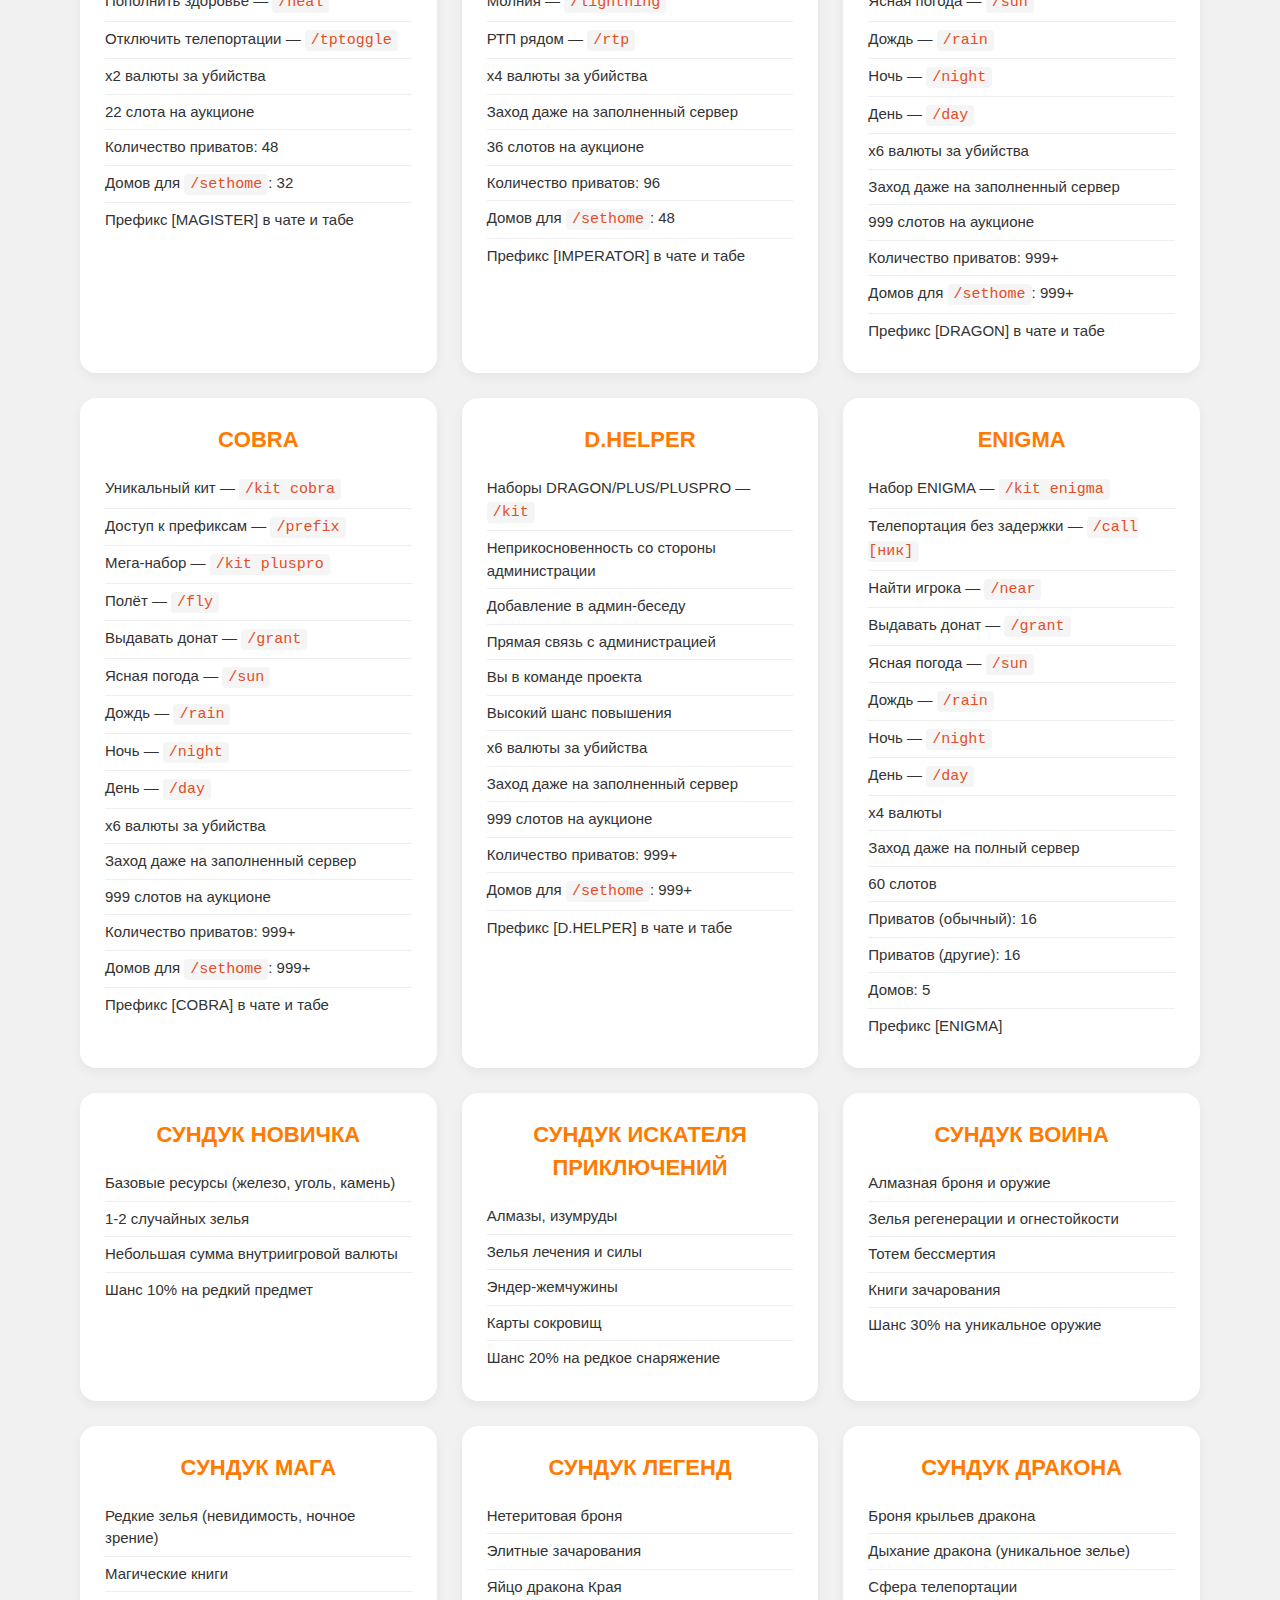
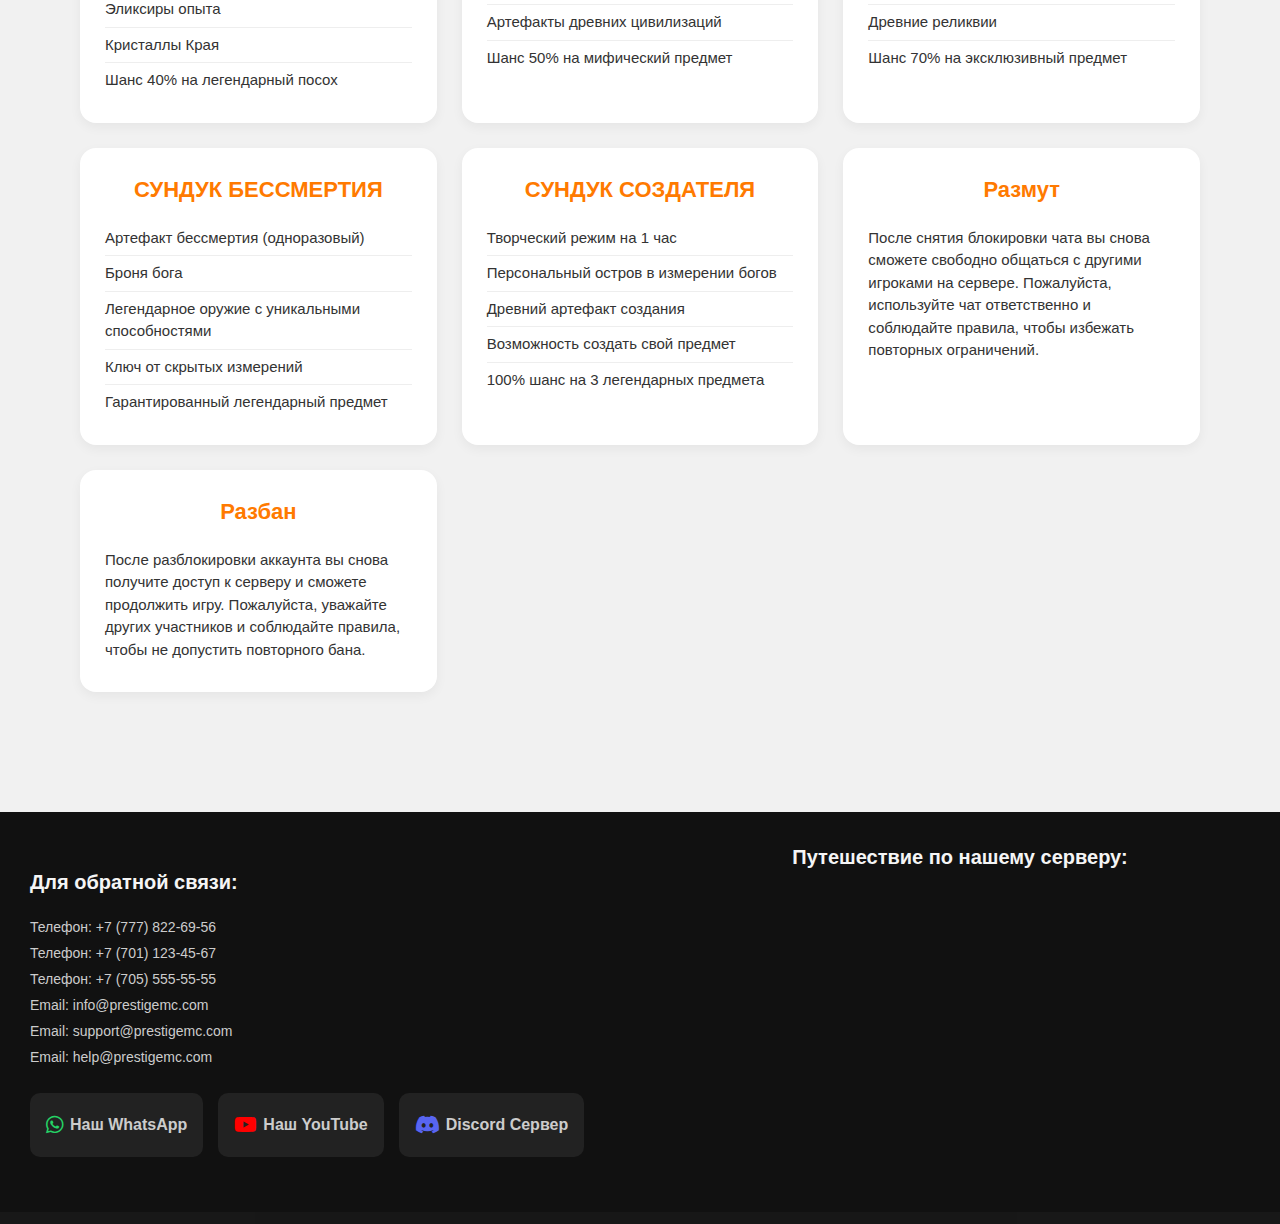
<file: description.html>
<!DOCTYPE html>
<html lang="ru">
<head>
  <meta charset="UTF-8">
  <meta name="viewport" content="width=device-width, initial-scale=1.0">
  <meta name="description" content="Сайт о Minecraft сервере PrestigeMC">
  <title>Prestige MC - Описание бонусов</title>
  <link rel="icon" href="/image's/logotype-round.jpg" type="image/png">
  <link rel="stylesheet" href="/css's/description.css">
  <link rel="stylesheet" href="https://cdnjs.cloudflare.com/ajax/libs/font-awesome/6.5.1/css/all.min.css">
  <link href="https://fonts.googleapis.com/css2?family=Montserrat:wght@400;600;700;800&display=swap" rel="stylesheet">
</head>
<body>
  <header>
    <div class="header-wrapper">
      <a href="/html's/index.html" class="logotype">
        <img src="/image's/logotype.jpg" class="logo-img" alt="Prestige MC">
        <span class="logo-text">Prestige MC</span>
      </a>
      
      <button class="menu-toggle" id="menuToggle">
        <span></span>
        <span></span>
        <span></span>
      </button>
      
      <nav>
        <ul class="nav-list" id="navList">
          <li>
            <a href="/html's/index.html" class="nav-link home">
              <i class="fa-solid fa-house nav-icon"></i>
              Главная
            </a>
          </li>

          <li>
            <a href="/html's/index.html#store" class="nav-link">
              <i class="fa-solid fa-store nav-icon"></i>
              Магазин
            </a>
          </li>

          <li>
            <a href="/html's/description.html" class="nav-link privileges">
              <i class="fa-solid fa-crown nav-icon"></i>
              Описание бонусов
            </a>
          </li>

          <li>
            <a href="/html's/rules.html" class="nav-link">
              <i class="fa-solid fa-book nav-icon"></i>
              Правила
            </a>
          </li>
        </ul>
      </nav>
    </div>
    
  </header>
  <section class="privileges" id="privileges">
  <div class="container">
    <h2 class="privileges-title">Описание привилегий</h2>
    <p class="privileges-subtitle">
      Внимание! Продающиеся услуги не являются физическим товаром. Услуги оказываются внутри игрового сервера
      в виде «игрового баланса», дополнительных возможностей или снятия наказаний.
    </p>

   <div class="privileges">
<div class="privilege-grid">
  <div class="privilege-card">
    <h3 class="privilege-name">HERO</h3>
    <ul class="privilege-list">
      <li>Уникальный кит — <code>/kit hero</code></li>
      <li>Виртуальный верстак — <code>/craft</code></li>
      <li>Узнать крафт — <code>/recipe</code></li>
      <li>Узнать координаты — <code>/getpos</code></li>
      <li>5 слотов на аукционе</li>
      <li>Количество приватов: 2</li>
      <li>Префикс [HERO] в чате и табе</li>
    </ul>
  </div>

  <div class="privilege-card">
    <h3 class="privilege-name">TITAN</h3>
    <ul class="privilege-list">
      <li>Уникальный кит — <code>/kit titan</code></li>
      <li>Надеть блок — <code>/hat</code></li>
      <li>Восполнить голод — <code>/feed</code></li>
      <li>РТП на большое расстояние — <code>/rtpfar</code></li>
      <li>Узнать ID предмета — <code>/itemdb</code></li>
      <li>7 слотов на аукционе</li>
      <li>Количество приватов: 4</li>
      <li>Префикс [TITAN] в чате и табе</li>
    </ul>
  </div>
  
  <div class="privilege-card">
    <h3 class="privilege-name">AVENGER</h3>
    <ul class="privilege-list">
      <li>Уникальный кит — <code>/kit avenger</code></li>
      <li>Открыть эндер-сундук — <code>/enderchest</code></li>
      <li>Потушить себя от огня — <code>/ext</code></li>
      <li>Игнорировать игрока — <code>/ignore</code></li>
      <li>Очистить инвентарь — <code>/clear</code></li>
      <li>9 слотов на аукционе</li>
      <li>Количество приватов: 8</li>
      <li>Домов для <code>/sethome</code>: 6</li>
      <li>Префикс [AVENGER] в чате и табе</li>
    </ul>
  </div>

  <div class="privilege-card">
    <h3 class="privilege-name">SILVER</h3>
    <ul class="privilege-list">
      <li>Виртуальный верстак — <code>/craft</code></li>
      <li>Крафт предмета — <code>/recipe</code></li>
      <li>Координаты — <code>/getpos</code></li>
      <li>5 дополнительных слотов на аукционе</li>
      <li>Приватов (обычный мир): 3</li>
      <li>Приватов (другие): 3</li>
      <li>Префикс [SILVER] в чате</li>
    </ul>
  </div>

  <div class="privilege-card">
    <h3 class="privilege-name">MASTER</h3>
    <ul class="privilege-list">
      <li>Эндер-сундук — <code>/enderchest</code></li>
      <li>Тушение огня — <code>/ext</code></li>
      <li>Игнор — <code>/ignore</code></li>
      <li>Очистить инвентарь — <code>/clear</code></li>
      <li>9 слотов на аукционе</li>
      <li>Приватов (обычный): 6</li>
      <li>Приватов (другие): 6</li>
      <li>Префикс [MASTER] в чате</li>
    </ul>
  </div>

  <div class="privilege-card">
    <h3 class="privilege-name">OVERLORD</h3>
    <ul class="privilege-list">
      <li>Уникальный кит — <code>/kit overlord</code></li>
      <li>Доступ к префиксам — <code>/prefix</code></li>
      <li>Починить предмет — <code>/repair</code></li>
      <li>Найти игрока — <code>/near</code></li>
      <li>Установить личное время — <code>/ptime</code></li>
      <li>x2 валюты за убийства</li>
      <li>14 слотов на аукционе</li>
      <li>Количество приватов: 16</li>
      <li>Домов для <code>/sethome</code>: 12</li>
      <li>Префикс [OVERLORD] в чате и табе</li>
    </ul>
  </div>

  <div class="privilege-card">
    <h3 class="privilege-name">MAGISTER</h3>
    <ul class="privilege-list">
      <li>Уникальный кит — <code>/kit magister</code></li>
      <li>Доступ к префиксам — <code>/prefix</code></li>
      <li>Сменить ник — <code>/nick</code></li>
      <li>Доступ к инвентарю — <code>/invsee</code></li>
      <li>Починить предметы — <code>/repair all</code></li>
      <li>Пополнить здоровье — <code>/heal</code></li>
      <li>Отключить телепортации — <code>/tptoggle</code></li>
      <li>x2 валюты за убийства</li>
      <li>22 слота на аукционе</li>
      <li>Количество приватов: 48</li>
      <li>Домов для <code>/sethome</code>: 32</li>
      <li>Префикс [MAGISTER] в чате и табе</li>
    </ul>
  </div>

  <div class="privilege-card">
    <h3 class="privilege-name">IMPERATOR</h3>
    <ul class="privilege-list">
      <li>Уникальный кит — <code>/kit imperator</code></li>
      <li>Доступ к префиксам — <code>/prefix</code></li>
      <li>Дополнительный набор — <code>/kit plus</code></li>
      <li>Объявления — <code>/broadcast</code></li>
      <li>Узнать имя игрока — <code>/realname</code></li>
      <li>Молния — <code>/lightning</code></li>
      <li>РТП рядом — <code>/rtp</code></li>
      <li>x4 валюты за убийства</li>
      <li>Заход даже на заполненный сервер</li>
      <li>36 слотов на аукционе</li>
      <li>Количество приватов: 96</li>
      <li>Домов для <code>/sethome</code>: 48</li>
      <li>Префикс [IMPERATOR] в чате и табе</li>
    </ul>
  </div>

  <div class="privilege-card">
    <h3 class="privilege-name">DRAGON</h3>
    <ul class="privilege-list">
      <li>Уникальный кит — <code>/kit dragon</code></li>
      <li>Доступ к префиксам — <code>/prefix</code></li>
      <li>Мега-набор — <code>/kit pluspro</code></li>
      <li>Полёт — <code>/fly</code></li>
      <li>Выдавать донат — <code>/grant</code></li>
      <li>Ясная погода — <code>/sun</code></li>
      <li>Дождь — <code>/rain</code></li>
      <li>Ночь — <code>/night</code></li>
      <li>День — <code>/day</code></li>
      <li>x6 валюты за убийства</li>
      <li>Заход даже на заполненный сервер</li>
      <li>999 слотов на аукционе</li>
      <li>Количество приватов: 999+</li>
      <li>Домов для <code>/sethome</code>: 999+</li>
      <li>Префикс [DRAGON] в чате и табе</li>
    </ul>
  </div>

  <div class="privilege-card">
    <h3 class="privilege-name">COBRA</h3>
    <ul class="privilege-list">
      <li>Уникальный кит — <code>/kit cobra</code></li>
      <li>Доступ к префиксам — <code>/prefix</code></li>
      <li>Мега-набор — <code>/kit pluspro</code></li>
      <li>Полёт — <code>/fly</code></li>
      <li>Выдавать донат — <code>/grant</code></li>
      <li>Ясная погода — <code>/sun</code></li>
      <li>Дождь — <code>/rain</code></li>
      <li>Ночь — <code>/night</code></li>
      <li>День — <code>/day</code></li>
      <li>x6 валюты за убийства</li>
      <li>Заход даже на заполненный сервер</li>
      <li>999 слотов на аукционе</li>
      <li>Количество приватов: 999+</li>
      <li>Домов для <code>/sethome</code>: 999+</li>
      <li>Префикс [COBRA] в чате и табе</li>
    </ul>
  </div>

  <div class="privilege-card">
    <h3 class="privilege-name">D.HELPER</h3>
    <ul class="privilege-list">
      <li>Наборы DRAGON/PLUS/PLUSPRO — <code>/kit</code></li>
      <li>Неприкосновенность со стороны администрации</li>
      <li>Добавление в админ-беседу</li>
      <li>Прямая связь с администрацией</li>
      <li>Вы в команде проекта</li>
      <li>Высокий шанс повышения</li>
      <li>x6 валюты за убийства</li>
      <li>Заход даже на заполненный сервер</li>
      <li>999 слотов на аукционе</li>
      <li>Количество приватов: 999+</li>
      <li>Домов для <code>/sethome</code>: 999+</li>
      <li>Префикс [D.HELPER] в чате и табе</li>
    </ul>
  </div>

  <div class="privilege-card">
    <h3 class="privilege-name">ENIGMA</h3>
    <ul class="privilege-list">
      <li>Набор ENIGMA — <code>/kit enigma</code></li>
      <li>Телепортация без задержки — <code>/call [ник]</code></li>
      <li>Найти игрока — <code>/near</code></li>
      <li>Выдавать донат — <code>/grant</code></li>
      <li>Ясная погода — <code>/sun</code></li>
      <li>Дождь — <code>/rain</code></li>
      <li>Ночь — <code>/night</code></li>
      <li>День — <code>/day</code></li>
      <li>x4 валюты</li>
      <li>Заход даже на полный сервер</li>
      <li>60 слотов</li>
      <li>Приватов (обычный): 16</li>
      <li>Приватов (другие): 16</li>
      <li>Домов: 5</li>
      <li>Префикс [ENIGMA]</li>
    </ul>
  </div>

  <div class="privilege-card">
    <h3 class="privilege-name">СУНДУК НОВИЧКА</h3>
    <ul class="privilege-list">
      <li>Базовые ресурсы (железо, уголь, камень)</li>
      <li>1-2 случайных зелья</li>
      <li>Небольшая сумма внутриигровой валюты</li>
      <li>Шанс 10% на редкий предмет</li>
    </ul>
  </div>

  <div class="privilege-card">
    <h3 class="privilege-name">СУНДУК ИСКАТЕЛЯ ПРИКЛЮЧЕНИЙ</h3>
    <ul class="privilege-list">
      <li>Алмазы, изумруды</li>
      <li>Зелья лечения и силы</li>
      <li>Эндер-жемчужины</li>
      <li>Карты сокровищ</li>
      <li>Шанс 20% на редкое снаряжение</li>
    </ul>
  </div>

  <div class="privilege-card">
    <h3 class="privilege-name">СУНДУК ВОИНА</h3>
    <ul class="privilege-list">
      <li>Алмазная броня и оружие</li>
      <li>Зелья регенерации и огнестойкости</li>
      <li>Тотем бессмертия</li>
      <li>Книги зачарования</li>
      <li>Шанс 30% на уникальное оружие</li>
    </ul>
  </div>

  <div class="privilege-card">
    <h3 class="privilege-name">СУНДУК МАГА</h3>
    <ul class="privilege-list">
      <li>Редкие зелья (невидимость, ночное зрение)</li>
      <li>Магические книги</li>
      <li>Эликсиры опыта</li>
      <li>Кристаллы Края</li>
      <li>Шанс 40% на легендарный посох</li>
    </ul>
  </div>

  <div class="privilege-card">
    <h3 class="privilege-name">СУНДУК ЛЕГЕНД</h3>
    <ul class="privilege-list">
      <li>Нетеритовая броня</li>
      <li>Элитные зачарования</li>
      <li>Яйцо дракона Края</li>
      <li>Артефакты древних цивилизаций</li>
      <li>Шанс 50% на мифический предмет</li>
    </ul>
  </div>

  <div class="privilege-card">
    <h3 class="privilege-name">СУНДУК ДРАКОНА</h3>
    <ul class="privilege-list">
      <li>Броня крыльев дракона</li>
      <li>Дыхание дракона (уникальное зелье)</li>
      <li>Сфера телепортации</li>
      <li>Древние реликвии</li>
      <li>Шанс 70% на эксклюзивный предмет</li>
    </ul>
  </div>

  <div class="privilege-card">
    <h3 class="privilege-name">СУНДУК БЕССМЕРТИЯ</h3>
    <ul class="privilege-list">
      <li>Артефакт бессмертия (одноразовый)</li>
      <li>Броня бога</li>
      <li>Легендарное оружие с уникальными способностями</li>
      <li>Ключ от скрытых измерений</li>
      <li>Гарантированный легендарный предмет</li>
    </ul>
  </div>

  <div class="privilege-card">
    <h3 class="privilege-name">СУНДУК СОЗДАТЕЛЯ</h3>
    <ul class="privilege-list">
      <li>Творческий режим на 1 час</li>
      <li>Персональный остров в измерении богов</li>
      <li>Древний артефакт создания</li>
      <li>Возможность создать свой предмет</li>
      <li>100% шанс на 3 легендарных предмета</li>
    </ul>
  </div>

    <div class="privilege-card">
    <h3 class="privilege-name">Размут</h3>
    <ul class="privilege-list">
      <li>После снятия блокировки чата вы снова сможете свободно общаться с другими игроками на сервере.
Пожалуйста, используйте чат ответственно и соблюдайте правила, чтобы избежать повторных ограничений.</li>
  </div>

  <div class="privilege-card">
    <h3 class="privilege-name">Разбан</h3>
    <ul class="privilege-list">
      <li>После разблокировки аккаунта вы снова получите доступ к серверу и сможете продолжить игру.
Пожалуйста, уважайте других участников и соблюдайте правила, чтобы не допустить повторного бана.</li>
  </div>
</section>

<footer>
  <div class="site-footer">
    <div class="footer-left">
      <h3>Для обратной связи:</h3>
      <div class="contacts">
        <p>Телефон: +7 (777) 822-69-56</p>
        <p>Телефон: +7 (701) 123-45-67</p>
        <p>Телефон: +7 (705) 555-55-55</p>
        <p>Email: info@prestigemc.com</p>
        <p>Email: support@prestigemc.com</p>
        <p>Email: help@prestigemc.com</p>
      </div>

      <div class="footer-social">
        <a href="https://wa.me/+77778226956" class="social-card whatsapp">
          <i class="fa-brands fa-whatsapp"></i>
          <span>Наш WhatsApp</span>
        </a>
        <a href="https://youtube.com" class="social-card youtube">
          <i class="fa-brands fa-youtube"></i>
          <span>Наш YouTube</span>
        </a>
        <a href="https://discord.com" class="social-card discord">
          <i class="fa-brands fa-discord"></i>
          <span>Discord Сервер</span>
        </a>
      </div>
    </div>

    <div class="footer-right">
      <h3>Путешествие по нашему серверу:</h3>
      <div class="video-wrapper">
        <iframe 
          src="https://www.youtube.com/embed/u7kdVe8q5zs?autoplay=1&mute=1&loop=1&playlist=u7kdVe8q5zs&controls=0&showinfo=0&modestbranding=1&rel=0" 
          title="YouTube video" 
          frameborder="0" 
          allow="autoplay; encrypted-media" 
          allowfullscreen>
        </iframe>
      </div>
    </div>
  </div>

  <div class="footer-copy">
    © 2025 PrestigeMC. Все права защищены.
  </div>
</footer>

<script src="/script's/script.js"></script>
</body>
</html>
</file>
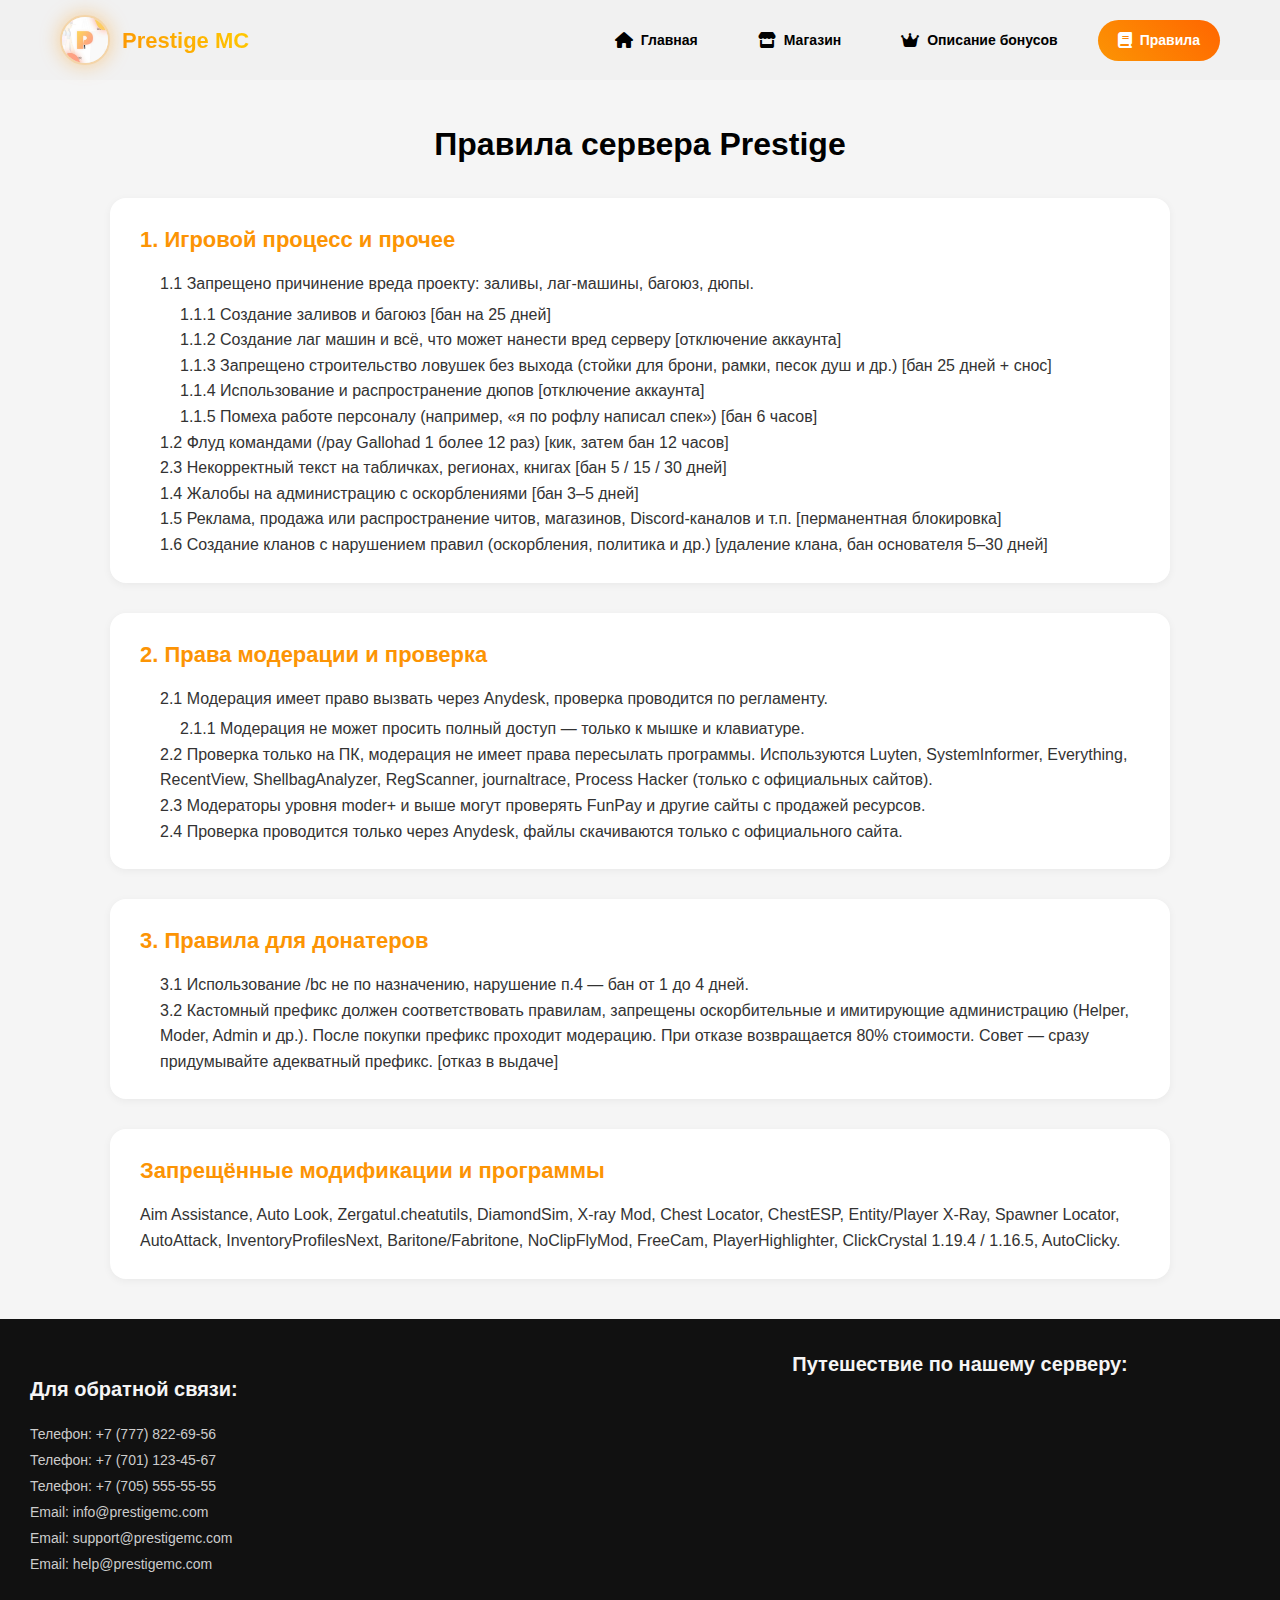
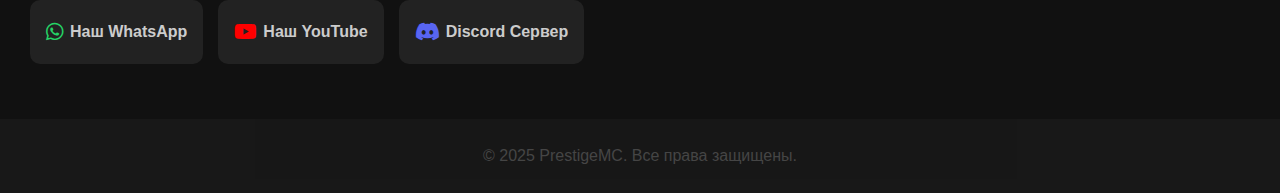
<file: rules.html>
<!DOCTYPE html>
<html lang="ru">
<head>
  <meta charset="UTF-8">
  <meta name="viewport" content="width=device-width, initial-scale=1.0">
  <meta name="description" content="Сайт о Minecraft сервере PrestigeMC">
  <title>Правила — Prestige MC</title>
  <link rel="icon" href="logotype-round.jpg" type="image/png">
  <link rel="stylesheet" href="style.css">
  <link rel="stylesheet" href="https://cdnjs.cloudflare.com/ajax/libs/font-awesome/6.5.1/css/all.min.css">
  <link href="https://fonts.googleapis.com/css2?family=Montserrat:wght@400;600;700;800&display=swap" rel="stylesheet">
</head>
<body>
<link rel="stylesheet" href="rules.css">
  <header>
    <div class="header-wrapper">
      <a href="index.html" class="logotype">
        <img src="logotype.jpg" class="logo-img" alt="Prestige MC">
        <span class="logo-text">Prestige MC</span>
      </a>
      
      <button class="menu-toggle" id="menuToggle">
        <span></span>
        <span></span>
        <span></span>
      </button>
      
      <nav>
        <ul class="nav-list" id="navList">
          <li>
            <a href="index.html" class="nav-link home">
              <i class="fa-solid fa-house nav-icon"></i>
              Главная
            </a>
          </li>
          <li>
            <a href="index.html#store" class="nav-link">
              <i class="fa-solid fa-store nav-icon"></i>
              Магазин
            </a>
          </li>
          <li>
            <a href="description.html" class="nav-link">
              <i class="fa-solid fa-crown nav-icon"></i>
              Описание бонусов
            </a>
          </li>
          <li>
            <a href="rules.html" class="nav-link privileges">
              <i class="fa-solid fa-book nav-icon"></i>
              Правила
            </a>
          </li>
        </ul>
      </nav>
    </div>
    
  </header>

  <main class="content">
    <h1>Правила сервера Prestige</h1>


    <section class="rules-block">
      <h2>1. Игровой процесс и прочее</h2>
      <ul>
        <li>1.1 Запрещено причинение вреда проекту: заливы, лаг-машины, багоюз, дюпы.
          <ul>
            <li>1.1.1 Создание заливов и багоюз [бан на 25 дней]</li>
            <li>1.1.2 Создание лаг машин и всё, что может нанести вред серверу [отключение аккаунта]</li>
            <li>1.1.3 Запрещено строительство ловушек без выхода (стойки для брони, рамки, песок душ и др.) [бан 25 дней + снос]</li>
            <li>1.1.4 Использование и распространение дюпов [отключение аккаунта]</li>
            <li>1.1.5 Помеха работе персоналу (например, «я по рофлу написал спек») [бан 6 часов]</li>
          </ul>
        </li>
        <li>1.2 Флуд командами (/pay Gallohad 1 более 12 раз) [кик, затем бан 12 часов]</li>
        <li>2.3 Некорректный текст на табличках, регионах, книгах [бан 5 / 15 / 30 дней]</li>
        <li>1.4 Жалобы на администрацию с оскорблениями [бан 3–5 дней]</li>
        <li>1.5 Реклама, продажа или распространение читов, магазинов, Discord-каналов и т.п. [перманентная блокировка]</li>
        <li>1.6 Создание кланов с нарушением правил (оскорбления, политика и др.) [удаление клана, бан основателя 5–30 дней]</li>
      </ul>
    </section>

    <section class="rules-block">
      <h2>2. Права модерации и проверка</h2>
      <ul>
        <li>2.1 Модерация имеет право вызвать через Anydesk, проверка проводится по регламенту.
          <ul>
            <li>2.1.1 Модерация не может просить полный доступ — только к мышке и клавиатуре.</li>
          </ul>
        </li>
        <li>2.2 Проверка только на ПК, модерация не имеет права пересылать программы. Используются Luyten, SystemInformer, Everything, RecentView, ShellbagAnalyzer, RegScanner, journaltrace, Process Hacker (только с официальных сайтов).</li>
        <li>2.3 Модераторы уровня moder+ и выше могут проверять FunPay и другие сайты с продажей ресурсов.</li>
        <li>2.4 Проверка проводится только через Anydesk, файлы скачиваются только с официального сайта.</li>
      </ul>
    </section>

    <section class="rules-block">
      <h2>3. Правила для донатеров</h2>
      <ul>
        <li>3.1 Использование /bc не по назначению, нарушение п.4 — бан от 1 до 4 дней.</li>
        <li>3.2 Кастомный префикс должен соответствовать правилам, запрещены оскорбительные и имитирующие администрацию (Helper, Moder, Admin и др.). После покупки префикс проходит модерацию. При отказе возвращается 80% стоимости. Совет — сразу придумывайте адекватный префикс. [отказ в выдаче]</li>
      </ul>
    </section>

 <section class="rules-block">
      <h2>Запрещённые модификации и программы</h2>
      <p>
        Aim Assistance, Auto Look, Zergatul.cheatutils, DiamondSim, X-ray Mod, Chest Locator,
        ChestESP, Entity/Player X-Ray, Spawner Locator, AutoAttack, InventoryProfilesNext,
        Baritone/Fabritone, NoClipFlyMod, FreeCam, PlayerHighlighter, ClickCrystal 1.19.4 / 1.16.5,
        AutoClicky.
      </p>
    </section>

  </main>
<footer>
  <div class="site-footer">
    <div class="footer-left">
      <h3>Для обратной связи:</h3>
      <div class="contacts">
        <p>Телефон: +7 (777) 822-69-56</p>
        <p>Телефон: +7 (701) 123-45-67</p>
        <p>Телефон: +7 (705) 555-55-55</p>
        <p>Email: info@prestigemc.com</p>
        <p>Email: support@prestigemc.com</p>
        <p>Email: help@prestigemc.com</p>
      </div>

      <div class="footer-social">
        <a href="https://wa.me/+77778226956" class="social-card whatsapp">
          <i class="fa-brands fa-whatsapp"></i>
          <span>Наш WhatsApp</span>
        </a>
        <a href="https://youtube.com" class="social-card youtube">
          <i class="fa-brands fa-youtube"></i>
          <span>Наш YouTube</span>
        </a>
        <a href="https://discord.com" class="social-card discord">
          <i class="fa-brands fa-discord"></i>
          <span>Discord Сервер</span>
        </a>
      </div>
    </div>

    <div class="footer-right">
      <h3>Путешествие по нашему серверу:</h3>
      <div class="video-wrapper">
        <iframe 
          src="https://www.youtube.com/embed/u7kdVe8q5zs?autoplay=1&mute=1&loop=1&playlist=u7kdVe8q5zs&controls=0&showinfo=0&modestbranding=1&rel=0" 
          title="YouTube video" 
          frameborder="0" 
          allow="autoplay; encrypted-media" 
          allowfullscreen>
        </iframe>
      </div>
    </div>
  </div>

  <div class="footer-copy">
    © 2025 PrestigeMC. Все права защищены.
  </div>
</footer>

<script src="script.js"></script>

</body>
</html>
</file>
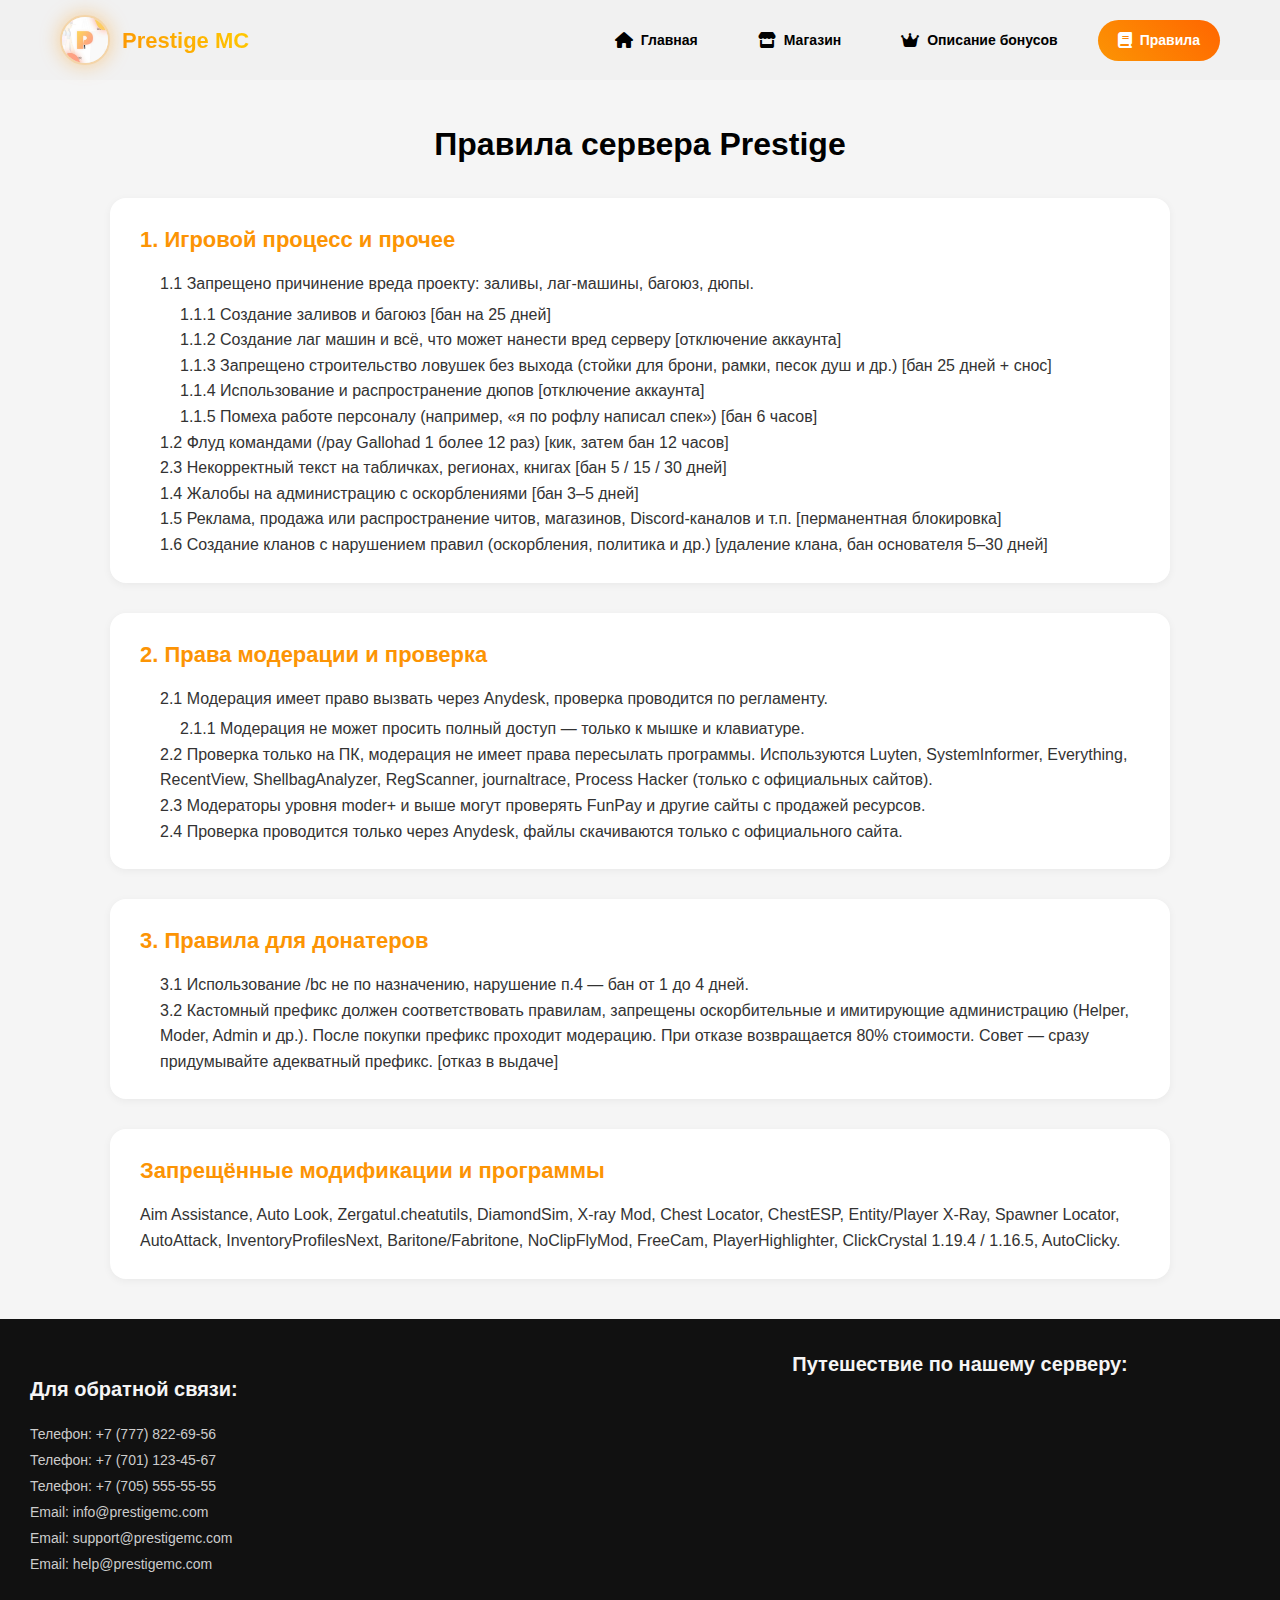
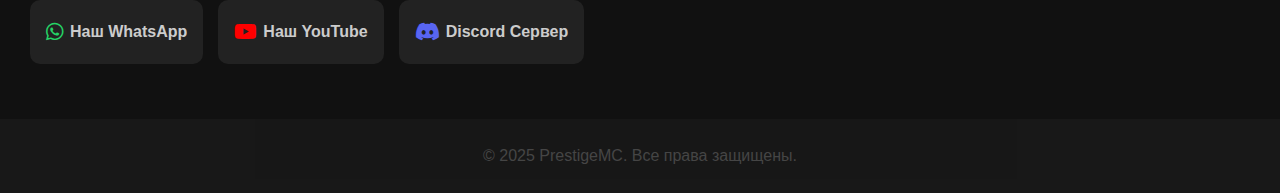
<file: html's/rules.html>
<!DOCTYPE html>
<html lang="ru">
<head>
  <meta charset="UTF-8">
  <meta name="viewport" content="width=device-width, initial-scale=1.0">
  <meta name="description" content="Сайт о Minecraft сервере PrestigeMC">
  <title>Правила — Prestige MC</title>
  <link rel="icon" href="/image's/logotype-round.jpg" type="image/png">
  <link rel="stylesheet" href="/css's/style.css">
  <link rel="stylesheet" href="https://cdnjs.cloudflare.com/ajax/libs/font-awesome/6.5.1/css/all.min.css">
  <link href="https://fonts.googleapis.com/css2?family=Montserrat:wght@400;600;700;800&display=swap" rel="stylesheet">
</head>
<body>
<link rel="stylesheet" href="/css's/rules.css">
  <header>
    <div class="header-wrapper">
      <a href="/html's/index.html" class="logotype">
        <img src="/image's/logotype.jpg" class="logo-img" alt="Prestige MC">
        <span class="logo-text">Prestige MC</span>
      </a>
      
      <button class="menu-toggle" id="menuToggle">
        <span></span>
        <span></span>
        <span></span>
      </button>
      
      <nav>
        <ul class="nav-list" id="navList">
          <li>
            <a href="/html's/index.html" class="nav-link home">
              <i class="fa-solid fa-house nav-icon"></i>
              Главная
            </a>
          </li>
          <li>
            <a href="/html's/index.html#store" class="nav-link">
              <i class="fa-solid fa-store nav-icon"></i>
              Магазин
            </a>
          </li>
          <li>
            <a href="/html's/description.html" class="nav-link">
              <i class="fa-solid fa-crown nav-icon"></i>
              Описание бонусов
            </a>
          </li>
          <li>
            <a href="/html's/rules.html" class="nav-link privileges">
              <i class="fa-solid fa-book nav-icon"></i>
              Правила
            </a>
          </li>
        </ul>
      </nav>
    </div>
    
  </header>

  <main class="content">
    <h1>Правила сервера Prestige</h1>


    <section class="rules-block">
      <h2>1. Игровой процесс и прочее</h2>
      <ul>
        <li>1.1 Запрещено причинение вреда проекту: заливы, лаг-машины, багоюз, дюпы.
          <ul>
            <li>1.1.1 Создание заливов и багоюз [бан на 25 дней]</li>
            <li>1.1.2 Создание лаг машин и всё, что может нанести вред серверу [отключение аккаунта]</li>
            <li>1.1.3 Запрещено строительство ловушек без выхода (стойки для брони, рамки, песок душ и др.) [бан 25 дней + снос]</li>
            <li>1.1.4 Использование и распространение дюпов [отключение аккаунта]</li>
            <li>1.1.5 Помеха работе персоналу (например, «я по рофлу написал спек») [бан 6 часов]</li>
          </ul>
        </li>
        <li>1.2 Флуд командами (/pay Gallohad 1 более 12 раз) [кик, затем бан 12 часов]</li>
        <li>2.3 Некорректный текст на табличках, регионах, книгах [бан 5 / 15 / 30 дней]</li>
        <li>1.4 Жалобы на администрацию с оскорблениями [бан 3–5 дней]</li>
        <li>1.5 Реклама, продажа или распространение читов, магазинов, Discord-каналов и т.п. [перманентная блокировка]</li>
        <li>1.6 Создание кланов с нарушением правил (оскорбления, политика и др.) [удаление клана, бан основателя 5–30 дней]</li>
      </ul>
    </section>

    <section class="rules-block">
      <h2>2. Права модерации и проверка</h2>
      <ul>
        <li>2.1 Модерация имеет право вызвать через Anydesk, проверка проводится по регламенту.
          <ul>
            <li>2.1.1 Модерация не может просить полный доступ — только к мышке и клавиатуре.</li>
          </ul>
        </li>
        <li>2.2 Проверка только на ПК, модерация не имеет права пересылать программы. Используются Luyten, SystemInformer, Everything, RecentView, ShellbagAnalyzer, RegScanner, journaltrace, Process Hacker (только с официальных сайтов).</li>
        <li>2.3 Модераторы уровня moder+ и выше могут проверять FunPay и другие сайты с продажей ресурсов.</li>
        <li>2.4 Проверка проводится только через Anydesk, файлы скачиваются только с официального сайта.</li>
      </ul>
    </section>

    <section class="rules-block">
      <h2>3. Правила для донатеров</h2>
      <ul>
        <li>3.1 Использование /bc не по назначению, нарушение п.4 — бан от 1 до 4 дней.</li>
        <li>3.2 Кастомный префикс должен соответствовать правилам, запрещены оскорбительные и имитирующие администрацию (Helper, Moder, Admin и др.). После покупки префикс проходит модерацию. При отказе возвращается 80% стоимости. Совет — сразу придумывайте адекватный префикс. [отказ в выдаче]</li>
      </ul>
    </section>

 <section class="rules-block">
      <h2>Запрещённые модификации и программы</h2>
      <p>
        Aim Assistance, Auto Look, Zergatul.cheatutils, DiamondSim, X-ray Mod, Chest Locator,
        ChestESP, Entity/Player X-Ray, Spawner Locator, AutoAttack, InventoryProfilesNext,
        Baritone/Fabritone, NoClipFlyMod, FreeCam, PlayerHighlighter, ClickCrystal 1.19.4 / 1.16.5,
        AutoClicky.
      </p>
    </section>

  </main>
<footer>
  <div class="site-footer">
    <div class="footer-left">
      <h3>Для обратной связи:</h3>
      <div class="contacts">
        <p>Телефон: +7 (777) 822-69-56</p>
        <p>Телефон: +7 (701) 123-45-67</p>
        <p>Телефон: +7 (705) 555-55-55</p>
        <p>Email: info@prestigemc.com</p>
        <p>Email: support@prestigemc.com</p>
        <p>Email: help@prestigemc.com</p>
      </div>

      <div class="footer-social">
        <a href="https://wa.me/+77778226956" class="social-card whatsapp">
          <i class="fa-brands fa-whatsapp"></i>
          <span>Наш WhatsApp</span>
        </a>
        <a href="https://youtube.com" class="social-card youtube">
          <i class="fa-brands fa-youtube"></i>
          <span>Наш YouTube</span>
        </a>
        <a href="https://discord.com" class="social-card discord">
          <i class="fa-brands fa-discord"></i>
          <span>Discord Сервер</span>
        </a>
      </div>
    </div>

    <div class="footer-right">
      <h3>Путешествие по нашему серверу:</h3>
      <div class="video-wrapper">
        <iframe 
          src="https://www.youtube.com/embed/u7kdVe8q5zs?autoplay=1&mute=1&loop=1&playlist=u7kdVe8q5zs&controls=0&showinfo=0&modestbranding=1&rel=0" 
          title="YouTube video" 
          frameborder="0" 
          allow="autoplay; encrypted-media" 
          allowfullscreen>
        </iframe>
      </div>
    </div>
  </div>

  <div class="footer-copy">
    © 2025 PrestigeMC. Все права защищены.
  </div>
</footer>

<script src="/script's/script.js"></script>

</body>
</html>
</file>
<file: style.css>
* {
  box-sizing: border-box;
  margin: 0;
  padding: 0;
}

body {
  font-family: 'Montserrat', Arial, sans-serif;
  background: #f1f1f1;
  color: #333;
  line-height: 1.6;
  overflow-x: hidden;
  padding-top: 80px;
}

header {
  background: #f1f1f1;
  padding: 15px 0;
  position: fixed;
  top: 0;
  width: 100%;
  z-index: 1000;
}

.header-wrapper {
  display: flex;
  align-items: center;
  justify-content: space-between;
  padding: 0 20px;
  max-width: 1200px;
  margin: 0 auto;
}

.logotype {
  display: flex;
  align-items: center;
  text-decoration: none;
  transition: transform 0.3s ease;
}

.logotype:hover {
  transform: scale(1.05);
}

.logo-img {
  height: 50px;
  width: 50px;
  margin-right: 12px;
  border-radius: 50%;
  box-shadow: 0 0 20px rgba(252, 148, 4, 0.4);
  object-fit: cover;
  border: 2px solid rgba(252, 148, 4, 0.3);
  animation: pulseLogo 3s ease-in-out infinite;
}

@keyframes pulseLogo {
  0%, 100% { box-shadow: 0 0 20px rgba(252, 148, 4, 0.4); }
  50% { box-shadow: 0 0 30px rgba(252, 148, 4, 0.6); }
}

.logo-text {
  font-size: 22px;
  font-weight: 700;
  background: linear-gradient(45deg, #fc9404, #ffcc00);
  background-clip: text;
  -webkit-text-fill-color: transparent;
  color: transparent;
}

.menu-toggle {
  display: none;
  flex-direction: column;
  justify-content: space-between;
  width: 30px;
  height: 21px;
  background: none;
  border: none;
  cursor: pointer;
  z-index: 1001;
  margin-left: auto;
}

.menu-toggle span {
  height: 3px;
  width: 100%;
  background: linear-gradient(45deg, #fc9404, #ffcc00);
  border-radius: 3px;
  transition: all 0.3s ease;
}

.menu-toggle.active span:nth-child(1) {
  transform: translateY(9px) rotate(45deg);
}

.menu-toggle.active span:nth-child(2) {
  opacity: 0;
}

.menu-toggle.active span:nth-child(3) {
  transform: translateY(-9px) rotate(-45deg);
}

.nav-list {
  display: flex;
  align-items: center;
  gap: 20px;
  list-style: none;
}

.nav-link {
  font-weight: 600;
  font-size: 14px;
  text-decoration: none;
  color: #000000;
  padding: 10px 20px;
  border-radius: 25px;
  display: flex;
  align-items: center;
  gap: 8px;
  transition: all 0.3s ease;
  position: relative;
  overflow: hidden;
}

.nav-link::before {
  content: '';
  position: absolute;
  top: 0;
  left: -100%;
  width: 100%;
  height: 100%;
  background: linear-gradient(45deg, #fc9404, #ff6600);
  transition: left 0.3s ease;
  z-index: -1;
}

.nav-link:hover::before {
  left: 0;
}

.nav-link:hover {
  transform: translateY(-2px);
  color: #ffffff;
}

.nav-link.privileges {
  background: linear-gradient(45deg, #fc9404, #ff6600);
  color: #ffffff;
}

.nav-icon {
  font-size: 16px;
  transition: transform 0.3s ease;
}

.nav-link:hover .nav-icon {
  transform: scale(1.2);
}

.hero {
  position: relative;
  height: 100vh;
  min-height: 500px;
  display: flex;
  align-items: center;
  justify-content: center;
  overflow: hidden;
  margin: 40px auto 0;
  padding: 40px;
  max-width: 1500px;
  border-radius: 20px;
}

.hero-bg {
  position: absolute;
  top: 0;
  left: 0;
  width: 100%;
  height: 94%;
  z-index: 0;
  border-radius: 20px;
  overflow: hidden;
}

.hero-bg img:first-child {
  width: 100%;
  height: 100%;
  object-fit: cover;
  border-radius: 20px;
}

.hero-inner {
  position: absolute;
  right: -140px;
  bottom: 60px;
  max-width: 800px;
  width: 50%;
  height: auto;
}

.hero-content {
  position: relative;
  z-index: 2;
  max-width: 550px;
}

.hero-1, .hero-2, .hero-3, .hero-4 {
  font-family: "Montserrat", sans-serif;
  color: #fff;
  opacity: 0;
  transform: translateY(25px);
  animation: fadeUp 0.9s ease forwards;
  text-shadow: 2px 2px 4px rgba(0,0,0,0.5);
}

.hero-1 {
  font-size: 52px;
  font-weight: 800;
  letter-spacing: 2px;
  animation-delay: 0.2s;
}

.hero-2 {
  font-size: 48px;
  font-weight: 800;
  margin-top: 10px;
  animation-delay: 0.6s;
}

.hero-3 {
  font-size: 28px;
  font-weight: 500;
  margin-top: 20px;
  animation-delay: 1.2s;
}

.hero-4 {
  font-size: 24px;
  font-weight: 400;
  margin-top: 8px;
  color: #eaeaea;
  animation-delay: 1.8s;
}

@keyframes fadeUp {
  to {
    opacity: 1;
    transform: translateY(0);
  }
}

.cta-button {
  display: inline-flex;
  align-items: center;
  padding: 25px 60px;
  background: linear-gradient(45deg, #fc9404, #ff6600);
  color: white;
  text-decoration: none;
  border-radius: 60px;
  font-weight: 800;
  font-size: 1.6rem;
  text-transform: uppercase;
  letter-spacing: 3px;
  transition: all 0.4s ease;
  box-shadow: 0 8px 35px rgba(252, 148, 4, 0.5);
  position: relative;
  overflow: hidden;
  margin-top: 50px;
  border: 3px solid rgba(255, 255, 255, 0.15);
  opacity: 0;
  animation: fadeUp 0.9s ease 2.4s forwards;
}

.cta-button:hover {
  transform: translateY(-5px) scale(1.08);
  box-shadow: 0 15px 45px rgba(252, 148, 4, 0.7);
}

.cta-button i {
  margin-left: 20px;
  transition: transform 0.4s ease;
}

.cta-button:hover i {
  transform: translateX(12px);
}

.join-cta {
  margin: 30px auto;
  padding: 0 20px;
  max-width: 1550px;
}

.join-card {
  display: grid;
  grid-template-columns: 120px 1fr minmax(220px, 320px);
  gap: 20px;
  align-items: center;
  background: white;
  border-radius: 14px;
  padding: 18px;
  box-shadow: 0 12px 30px rgba(0,0,0,0.1);
}

.join-img {
  width: 120px;
  height: 120px;
  object-fit: contain;
  border-radius: 10px;
}

.join-title {
  margin: 0 0 6px;
  font-size: 1.15rem;
  font-weight: 800;
  color: #111;
}

.join-sub {
  margin: 0;
  color: #6b6b6b;
  font-size: 0.96rem;
  line-height: 1.45;
}

.join-side {
  display: flex;
  flex-direction: column;
  align-items: flex-end;
  gap: 10px;
}

.join-meta {
  color: #777;
  font-size: 0.9rem;
}

.server-ip-btn.primary {
  background: linear-gradient(45deg, #fc9404, #ff6600);
  color: #fff;
  border: none;
  padding: 10px 16px;
  border-radius: 10px;
  font-weight: 800;
  cursor: pointer;
  display: inline-flex;
  align-items: center;
  gap: 8px;
  transition: transform 0.3s ease;
}

.server-ip-btn.primary:hover {
  transform: translateY(-3px);
}

.store {
  background: #f1f1f1;
  margin: 50px auto;
  padding: 70px 20px 50px;
  border-radius: 20px;
  max-width: 1500px;
}

.store-title {
  text-align: center;
  margin-bottom: 50px;
  font-size: 2.5rem;
  color: #000000;
}

.store-items {
  display: grid;
  grid-template-columns: repeat(auto-fit, minmax(280px, 1fr));
  gap: 30px;
}

.card {
  height: 320px;
  border-radius: 20px;
  background: linear-gradient(135deg, #2a2a2a 0%, #1a1a1a 100%);
  position: relative;
  color: #fff;
  display: flex;
  flex-direction: column;
  justify-content: flex-end;
  padding: 25px;
  overflow: hidden;
  border: 1px solid rgba(252, 148, 4, 0.3);
  transition: all 0.3s ease;
}

.card:hover {
  transform: translateY(-10px);
  border-color: #fc9404;
}

.card-price {
  position: absolute;
  top: 20px;
  left: 20px;
  background: linear-gradient(45deg, #fc9404, #ff6600);
  padding: 8px 16px;
  border-radius: 10px;
  font-weight: bold;
  font-size: 1.1rem;
}

.card-price::after {
  content: " ₸";
}

.card-bottom {
  display: flex;
  justify-content: space-between;
  align-items: center;
}

.card-name {
  font-weight: bold;
  font-size: 1.3rem;
  text-shadow: 2px 2px 4px rgba(0, 0, 0, 0.8); 
  padding: 5px 10px;
  border-radius: 5px;
}

.buy-btn {
  padding: 10px 20px;
  background: linear-gradient(45deg, #fc9404, #ff6600);
  color: #fff;
  text-decoration: none;
  font-weight: bold;
  border-radius: 10px;
  transition: all 0.3s ease;
  border: none;
  cursor: pointer;
}

.buy-btn:hover {
  transform: scale(1.1);
}

.modal {
  display: none;
  position: fixed;
  z-index: 1000;
  left: 0;
  top: 0;
  width: 100%;
  height: 100%;
  background: rgba(0,0,0,0.6);
  justify-content: center;
  align-items: center;
}

.modal-content {
  background: #fff;
  color: #333;
  padding: 25px;
  border-radius: 8px;
  width: 350px;
  text-align: center;
  position: relative;
}

.close {
  position: absolute;
  top: 15px;
  right: 20px;
  font-size: 28px;
  cursor: pointer;
  color: #999;
}

#paymentForm input {
  width: 100%;
  margin: 8px 0;
  padding: 10px;
  border: 1px solid #ccc;
  border-radius: 4px;
}

.pay-btn {
  width: 100%;
  background: orange;
  color: #fff;
  padding: 10px;
  margin-top: 10px;
  border: none;
  border-radius: 4px;
  cursor: pointer;
}

.success-modal .modal-content {
  background: linear-gradient(135deg, #1a1a1a 0%, #2a2a2a 100%);
  color: white;
  padding: 40px 30px;
  border-radius: 20px;
  max-width: 400px;
}

.success-icon {
  width: 80px;
  height: 80px;
  background: linear-gradient(45deg, #25D366, #128C7E);
  border-radius: 50%;
  display: flex;
  align-items: center;
  justify-content: center;
  margin: 0 auto 20px;
  font-size: 36px;
}

.success-close-btn {
  background: linear-gradient(45deg, #fc9404, #ff6600);
  color: white;
  border: none;
  padding: 12px 30px;
  border-radius: 25px;
  cursor: pointer;
  margin-top: 10px;
}

@media (max-width: 900px) {
  body {
    padding-top: 70px;
  }
  
  .menu-toggle {
    display: flex;
    margin-left: auto;
  }
  
  .nav-list {
    position: fixed;
    top: 70px;
    right: -100%;
    width: 280px;
    height: calc(100vh - 70px);
    background: #f1f1f1;
    flex-direction: column;
    justify-content: flex-start;
    padding-top: 30px;
    transition: right 0.4s ease;
    border-radius: 0 0 0 20px;
  }
  
  .nav-list.active {
    right: 0;
  }
  
  .nav-link {
    width: 90%;
    padding: 15px 25px;
    border-radius: 25px;
    color: #000000;
    border-bottom: none;
    margin: 0 auto 10px;
    text-align: center;
    justify-content: center;
  }
  
  .nav-link::before {
    border-radius: 25px;
  }
  
  .hero-inner {
    display: none;
  }
  
  .hero-1 {
    font-size: 36px;
  }
  
  .hero-2 {
    font-size: 28px;
  }
  
  .hero-3 {
    font-size: 20px;
  }
  
  .hero-4 {
    font-size: 18px;
  }
  
  .cta-button {
    padding: 18px 35px;
    font-size: 1.1rem;
  }
  
  .join-card {
    grid-template-columns: 1fr;
    text-align: center;
  }
  
  .join-side {
    align-items: center;
  }
  
  .server-ip-btn.primary {
    width: 100%;
    justify-content: center;
  }
  
  .store-items {
    grid-template-columns: 1fr;
  }
  
  .card {
    height: 280px;
  }
}

@media (max-width: 480px) {
  .hero-1 {
    font-size: 28px;
  }
  
  .hero-2 {
    font-size: 22px;
  }
  
  .cta-button {
    padding: 15px 25px;
    font-size: 1rem;
  }
}
.site-footer {
  background: #111;
  color: #fff;
  display: flex;
  flex-wrap: wrap;
  height: 400px; 
}

.footer-left, .footer-right {
  flex: 1;
  padding: 30px;
  display: flex;
  flex-direction: column;
  justify-content: center;
  min-width: 300px;
}

.site-footer h3 {
  margin-bottom: 15px;
  font-size: 20px;
  font-weight: 700;
}

.contacts p {
  margin: 5px 0;
  font-size: 14px;
  color: #ccc;
}

.footer-social {
  display: flex;
  gap: 15px;
  margin-top: 20px;
  flex-wrap: wrap;
}

.social-card {
  display: flex;
  align-items: center;
  gap: 6px;
  background: #222;
  padding: 20px 16px;
  border-radius: 10px;
  color: #ccc;
  font-weight: 600;
  text-decoration: none;
  transition: background 0.2s ease, color 0.2s ease;
}

.social-card:hover {
  background: #333;
  color: #fff;
}

.social-card i {
  font-size: 20px;
}

.social-card.whatsapp i { color: #25D366; }
.social-card.youtube i { color: #FF0000; }
.social-card.discord i { color: #5865F2; }

.footer-right {
  flex: 1;
  display: flex;
}

.footer-right iframe {
  width: 100%;
  height: 100%;
  border-radius: 10px;
  border: none;
}
.video-wrapper {
  position: relative;
  width: 100%;
  height: 100%; 
  overflow: hidden;
  border-radius: 10px;
}

.video-wrapper iframe {
  position: absolute;
  top: 50%;
  left: 50%;
  width: 58%;   
  height: 120%;
  transform: translate(-50%, -50%);
  border: none;
  pointer-events: none; 
}


.footer-copy {
  width: 100%;
  text-align: center;
  font-size: 16px;      
  opacity: 0.9;         
  padding: 25px 10px;   
  background: #000000;
}

@media (max-width: 900px) {
  .site-footer {
    flex-direction: column;
    height: auto;
  }

  .footer-left, .footer-right {
    max-width: 100%;
    padding: 20px;
  }

  .footer-right .video-wrapper {
    height: 250px;
  }
}
.footer-right h3 {
  text-align: center;   
}


*,
*::before,
*::after {
  margin: 0;
  padding: 0;
  box-sizing: border-box;
}

html {
  scroll-behavior: smooth;
}

body {
  font-family: 'Arial', sans-serif;
  line-height: 1.5;
  -webkit-font-smoothing: antialiased;
  background-color: var(--color-bg);
  color: var(--color-text);
}

img,
video,
iframe {
  max-width: 100%;
  display: block;
}

a {
  text-decoration: none;
  color: inherit;
}

ul,
ol {
  list-style: none;
}

:root {
  --color-bg: #f5f5f5;
  --color-dark: #111;
  --color-text: #333;
  --color-accent: #ff6600;

  --color-whatsapp: #25D366;
  --color-youtube: #FF0000;
  --color-discord: #5865F2;

  --font-main: 'Arial', sans-serif;

  --radius: 10px;
  --transition: 0.3s ease;
}

.site-footer {
  background: var(--color-dark);
  color: var(--color-bg);
}

.social-card {
  background: #222;
  border-radius: var(--radius);
  transition: background var(--transition), color var(--transition);
}

.social-card.whatsapp i { color: var(--color-whatsapp); }
.social-card.youtube i { color: var(--color-youtube); }
.social-card.discord i { color: var(--color-discord); }
</file>
<file: rules.css>
* {
  box-sizing: border-box;
  margin: 0;
  padding: 0;
}

body {
  font-family: 'Montserrat', Arial, sans-serif;
  background: #f1f1f1;
  color: #333;
  line-height: 1.6;
  overflow-x: hidden;
  padding-top: 80px;
}

header {
  background: #f1f1f1;
  padding: 15px 0;
  position: fixed;
  top: 0;
  width: 100%;
  z-index: 1000;
}

.header-wrapper {
  display: flex;
  align-items: center;
  justify-content: space-between;
  padding: 0 20px;
  max-width: 1200px;
  margin: 0 auto;
}

.logotype {
  display: flex;
  align-items: center;
  text-decoration: none;
  transition: transform 0.3s ease;
}

.logotype:hover {
  transform: scale(1.05);
}

.logo-img {
  height: 50px;
  width: 50px;
  margin-right: 12px;
  border-radius: 50%;
  box-shadow: 0 0 20px rgba(252, 148, 4, 0.4);
  object-fit: cover;
  border: 2px solid rgba(252, 148, 4, 0.3);
  animation: pulseLogo 3s ease-in-out infinite;
}

@keyframes pulseLogo {
  0%, 100% { box-shadow: 0 0 20px rgba(252, 148, 4, 0.4); }
  50% { box-shadow: 0 0 30px rgba(252, 148, 4, 0.6); }
}

.logo-text {
  font-size: 22px;
  font-weight: 700;
  background: linear-gradient(45deg, #fc9404, #ffcc00);
  background-clip: text;
  -webkit-text-fill-color: transparent;
  color: transparent;
}

.menu-toggle {
  display: none;
  flex-direction: column;
  justify-content: space-between;
  width: 30px;
  height: 21px;
  background: none;
  border: none;
  cursor: pointer;
  z-index: 1001;
  margin-left: auto;
}

.menu-toggle span {
  height: 3px;
  width: 100%;
  background: linear-gradient(45deg, #fc9404, #ffcc00);
  border-radius: 3px;
  transition: all 0.3s ease;
}

.menu-toggle.active span:nth-child(1) {
  transform: translateY(9px) rotate(45deg);
}

.menu-toggle.active span:nth-child(2) {
  opacity: 0;
}

.menu-toggle.active span:nth-child(3) {
  transform: translateY(-9px) rotate(-45deg);
}

.nav-list {
  display: flex;
  align-items: center;
  gap: 20px;
  list-style: none;
}

.nav-link {
  font-weight: 600;
  font-size: 14px;
  text-decoration: none;
  color: #000000;
  padding: 10px 20px;
  border-radius: 25px;
  display: flex;
  align-items: center;
  gap: 8px;
  transition: all 0.3s ease;
  position: relative;
  overflow: hidden;
}

.nav-link::before {
  content: '';
  position: absolute;
  top: 0;
  left: -100%;
  width: 100%;
  height: 100%;
  background: linear-gradient(45deg, #fc9404, #ff6600);
  transition: left 0.3s ease;
  z-index: -1;
}

.nav-link:hover::before {
  left: 0;
}

.nav-link:hover {
  transform: translateY(-2px);
  color: #ffffff;
}

.nav-link.privileges {
  background: linear-gradient(45deg, #fc9404, #ff6600);
  color: #ffffff;
}

.nav-icon {
  font-size: 16px;
  transition: transform 0.3s ease;
}

.nav-link:hover .nav-icon {
  transform: scale(1.2);
}

.content {
  max-width: 1100px;
  margin: 40px auto;
  padding: 0 20px;
}

.content h1 {
  text-align: center;
  font-size: 32px;
  font-weight: 700;
  margin-bottom: 30px;
  color: #000;
}

.rules-block {
  background: #fff;
  border-radius: 16px;
  padding: 25px 30px;
  margin-bottom: 30px;
  box-shadow: 0 2px 8px rgba(0,0,0,0.05);
}

.rules-block h2 {
  font-size: 22px;
  margin-bottom: 15px;
  color: #fc9404;
}

.rules-block p {
  margin: 0;
  line-height: 1.6;
}

.rules-block ul {
  margin: 0;
  padding-left: 20px;
  line-height: 1.6;
}

.rules-block ul ul {
  padding-left: 20px;
  margin-top: 5px;
}

@media (max-width: 900px) {
  body {
    padding-top: 70px;
  }
  
  .menu-toggle {
    display: flex;
  }
  
  .nav-list {
    position: fixed;
    top: 70px;
    right: -100%;
    width: 280px;
    height: calc(100vh - 70px);
    background: #f1f1f1;
    flex-direction: column;
    justify-content: flex-start;
    padding-top: 30px;
    transition: right 0.4s ease;
    border-radius: 0 0 0 20px;
  }
  
  .nav-list.active {
    right: 0;
  }
  
  .nav-link {
    width: 90%;
    padding: 15px 25px;
    border-radius: 25px;
    color: #000000;
    margin: 0 auto 10px;
    text-align: center;
    justify-content: center;
  }
  
  .content {
    margin: 20px auto;
    padding: 0 15px;
  }
  
  .content h1 {
    font-size: 28px;
  }
  
  .rules-block {
    padding: 20px;
  }
}

@media (max-width: 480px) {  
  .content h1 {
    font-size: 24px;
  }
}

html {
  scroll-behavior: smooth;
}
.site-footer {
  background: #111;
  color: #fff;
  display: flex;
  flex-wrap: wrap;
  height: 400px;
}

.footer-left, .footer-right {
  flex: 1;
  padding: 30px;
  display: flex;
  flex-direction: column;
  justify-content: center;
  min-width: 300px;
}

.site-footer h3 {
  margin-bottom: 15px;
  font-size: 20px;
  font-weight: 700;
}

.contacts p {
  margin: 5px 0;
  font-size: 14px;
  color: #ccc;
}

.footer-social {
  display: flex;
  gap: 15px;
  margin-top: 20px;
  flex-wrap: wrap;
}

.social-card {
  display: flex;
  align-items: center;
  gap: 6px;
  background: #222;
  padding: 20px 16px;
  border-radius: 10px;
  color: #ccc;
  font-weight: 600;
  text-decoration: none;
  transition: background 0.2s ease, color 0.2s ease;
}

.social-card:hover {
  background: #333;
  color: #fff;
}

.social-card i {
  font-size: 20px;
}

.social-card.whatsapp i { color: #25D366; }
.social-card.youtube i { color: #FF0000; }
.social-card.discord i { color: #5865F2; }

.footer-right {
  flex: 1;
  display: flex;
}

.footer-right iframe {
  width: 100%;
  height: 100%;
  border-radius: 10px;
  border: none;
}
.video-wrapper {
  position: relative;
  width: 100%;
  height: 100%; 
  overflow: hidden;
  border-radius: 10px;
}

.video-wrapper iframe {
  position: absolute;
  top: 50%;
  left: 50%;
  width: 58%;   
  height: 120%;
  transform: translate(-50%, -50%);
  border: none;
  pointer-events: none; 
}


.footer-copy {
  width: 100%;
  text-align: center;
  font-size: 16px;      
  opacity: 0.9;         
  padding: 25px 10px;   
  background: #000000;
}

@media (max-width: 900px) {
  .site-footer {
    flex-direction: column;
    height: auto;
  }

  .footer-left, .footer-right {
    max-width: 100%;
    padding: 20px;
  }

  .footer-right .video-wrapper {
    height: 250px;
  }
}
.footer-right h3 {
  text-align: center;   
}
*,
*::before,
*::after {
  margin: 0;
  padding: 0;
  box-sizing: border-box;
}

html {
  scroll-behavior: smooth;
}

body {
  font-family: 'Arial', sans-serif;
  line-height: 1.5;
  -webkit-font-smoothing: antialiased;
  background-color: var(--color-bg);
  color: var(--color-text);
}

img,
video,
iframe {
  max-width: 100%;
  display: block;
}

a {
  text-decoration: none;
  color: inherit;
}

ul,
ol {
  list-style: none;
}

:root {
  --color-bg: #f5f5f5;
  --color-dark: #111;
  --color-text: #333;
  --color-accent: #ff6600;

  --color-whatsapp: #25D366;
  --color-youtube: #FF0000;
  --color-discord: #5865F2;

  --font-main: 'Arial', sans-serif;

  --radius: 10px;
  --transition: 0.3s ease;
}

.site-footer {
  background: var(--color-dark);
  color: var(--color-bg);
}

.social-card {
  background: #222;
  border-radius: var(--radius);
  transition: background var(--transition), color var(--transition);
}

.social-card.whatsapp i { color: var(--color-whatsapp); }
.social-card.youtube i { color: var(--color-youtube); }
.social-card.discord i { color: var(--color-discord); }
</file>
